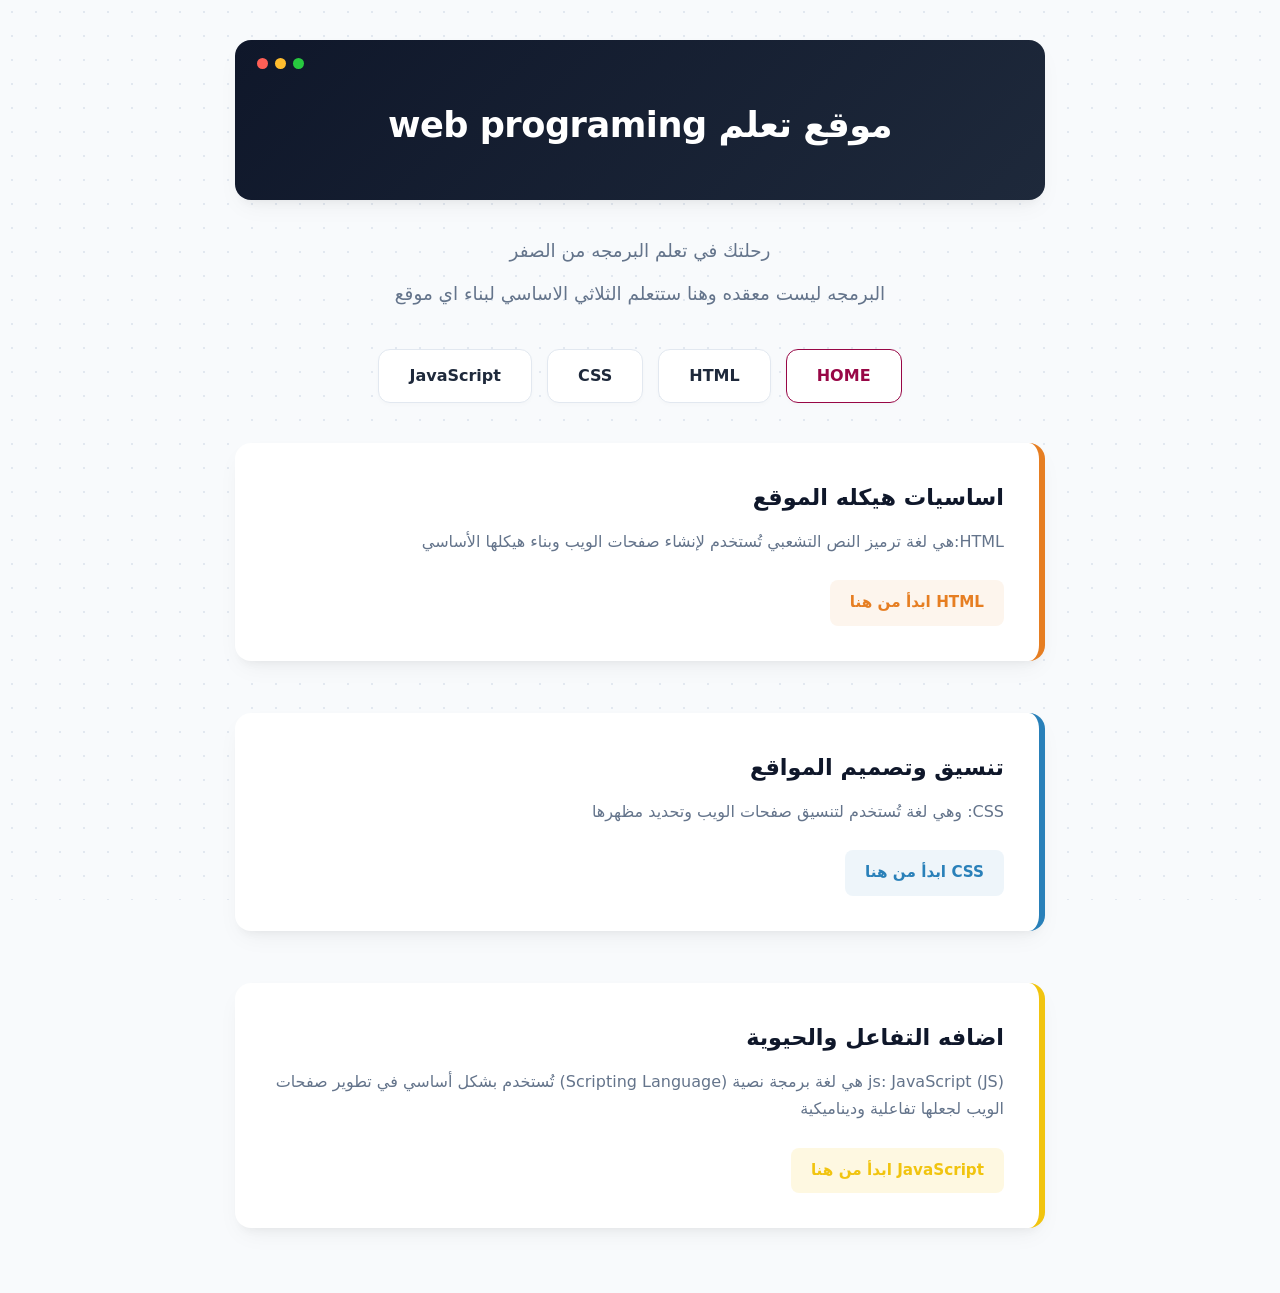
<file: index.html>
<!DOCTYPE html>
<html lang="ar" dir="rtl">
<head>
    <meta charset="UTF-8">
    <meta name="viewport" content="width=, initial-scale=1.0">
    <title>learn website programing</title>
    <link rel="stylesheet" href="style.css"/>
</head>

<body>
   
<header> 
    
    <h1>موقع تعلم web programing</h1>
</header>
<h2>رحلتك في تعلم البرمجه من الصفر </h2>
<h2>البرمجه ليست معقده وهنا ستتعلم الثلاثي الاساسي  لبناء اي موقع</h2>

 <nav class="navbar">
     <a href="index.html" class="nav-btn" style="color: var(--home-color); border-color: var(--home-color);">HOME</a>
        <a href="index html.html" class="nav-btn">HTML</a>
        <a href="index css.html" class="nav-btn">CSS</a>
        <a href="index js.html"class="nav-btn">JavaScript</a>
 </nav>

<div class="card-section">
<h3> اساسيات هيكله الموقع </h3>
<p> HTML:هي لغة ترميز النص التشعبي تُستخدم لإنشاء صفحات الويب وبناء هيكلها الأساسي  </p>
 <a href="index html.html">HTML ابدأ من هنا </a>
</div>

<br>

<div class="card-section">
    <h3>تنسيق وتصميم المواقع </h3>
<p> CSS: وهي لغة تُستخدم لتنسيق صفحات الويب وتحديد مظهرها</p> 
<a href="index css.html">CSS ابدأ من هنا</a>
</div>

<br>

<div class="card-section">
    <h3>اضافه التفاعل والحيوية </h3>
<p> js: JavaScript (JS) هي لغة برمجة نصية (Scripting Language) تُستخدم بشكل أساسي في تطوير صفحات الويب لجعلها تفاعلية وديناميكية </p>
<a href="index js.html">JavaScript ابدأ من هنا </a>
</div>


</body>
</html>
</file>
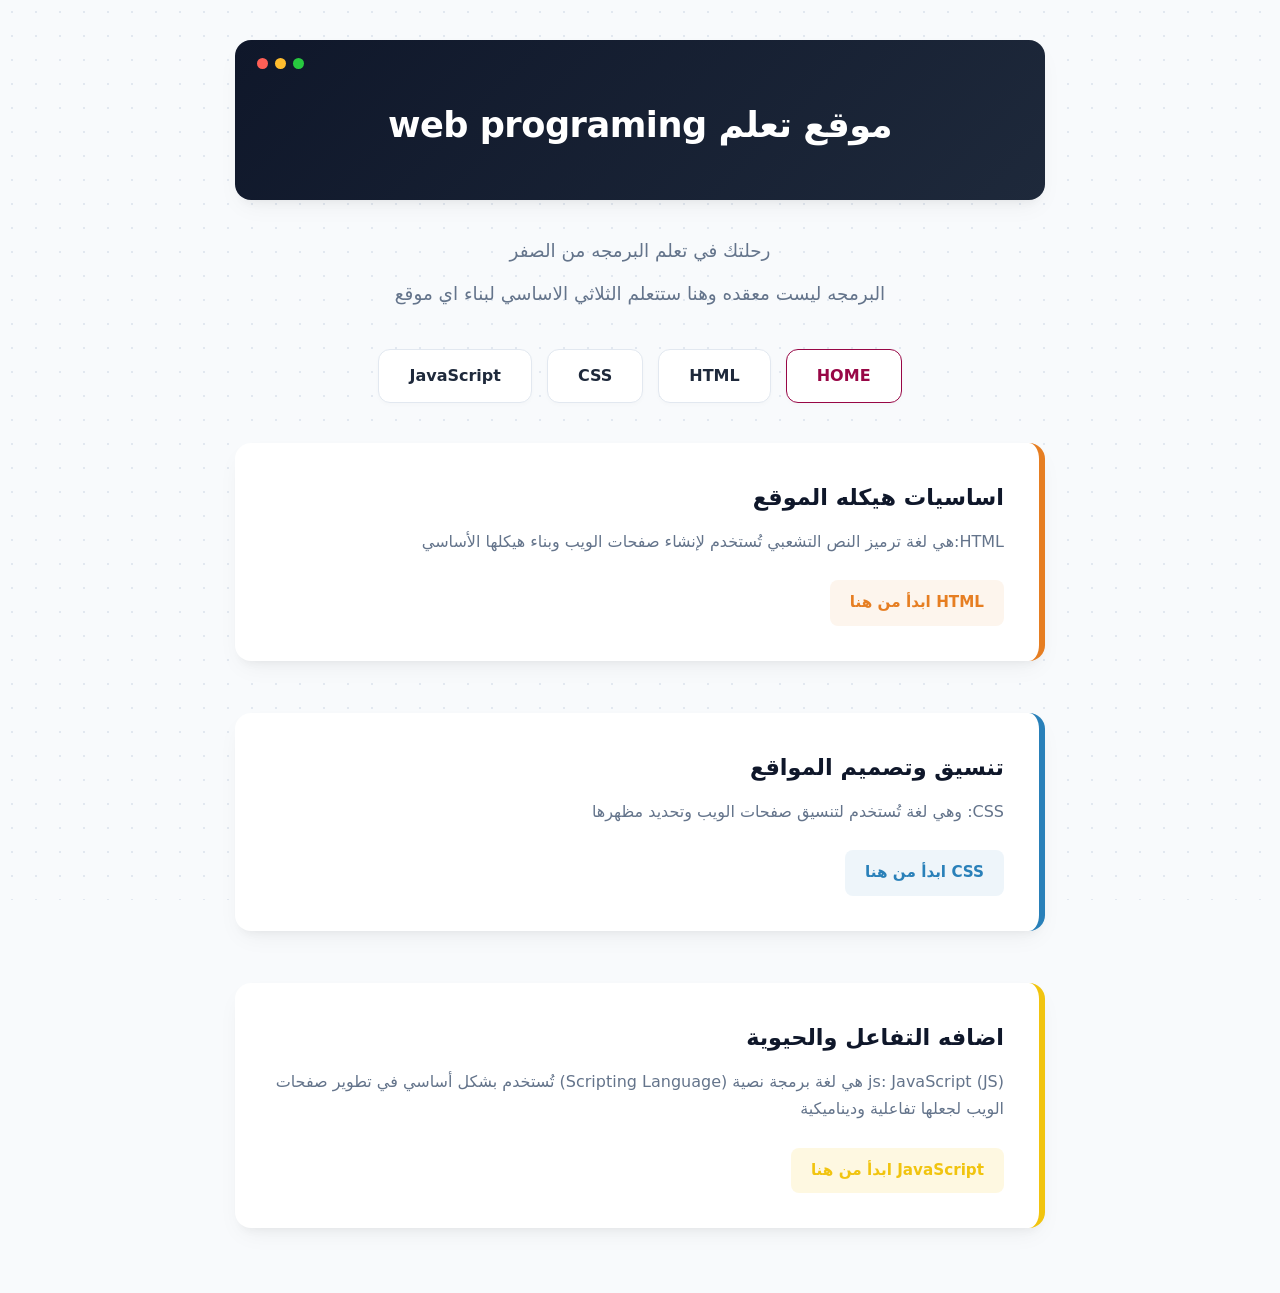
<file: index .html>
<!DOCTYPE html>
<html lang="ar" dir="rtl">
<head>
    <meta charset="UTF-8">
    <meta name="viewport" content="width=, initial-scale=1.0">
    <title>learn website programing</title>
    <link rel="stylesheet" href="style.css"/>
</head>

<body>
   
<header> 
    
    <h1>موقع تعلم web programing</h1>
</header>
<h2>رحلتك في تعلم البرمجه من الصفر </h2>
<h2>البرمجه ليست معقده وهنا ستتعلم الثلاثي الاساسي  لبناء اي موقع</h2>

 <nav class="navbar">
     <a href="index home.html" class="nav-btn" style="color: var(--home-color); border-color: var(--home-color);">HOME</a>
        <a href="index html.html" class="nav-btn">HTML</a>
        <a href="index css.html" class="nav-btn">CSS</a>
        <a href="index js.html"class="nav-btn">JavaScript</a>
 </nav>

<div class="card-section">
<h3> اساسيات هيكله الموقع </h3>
<p> HTML:هي لغة ترميز النص التشعبي تُستخدم لإنشاء صفحات الويب وبناء هيكلها الأساسي  </p>
 <a href="index html.html">HTML ابدأ من هنا </a>
</div>

<br>

<div class="card-section">
    <h3>تنسيق وتصميم المواقع </h3>
<p> CSS: وهي لغة تُستخدم لتنسيق صفحات الويب وتحديد مظهرها</p> 
<a href="index css.html">CSS ابدأ من هنا</a>
</div>

<br>

<div class="card-section">
    <h3>اضافه التفاعل والحيوية </h3>
<p> js: JavaScript (JS) هي لغة برمجة نصية (Scripting Language) تُستخدم بشكل أساسي في تطوير صفحات الويب لجعلها تفاعلية وديناميكية </p>
<a href="index js.html">JavaScript ابدأ من هنا </a>
</div>


</body>
</html>
</file>
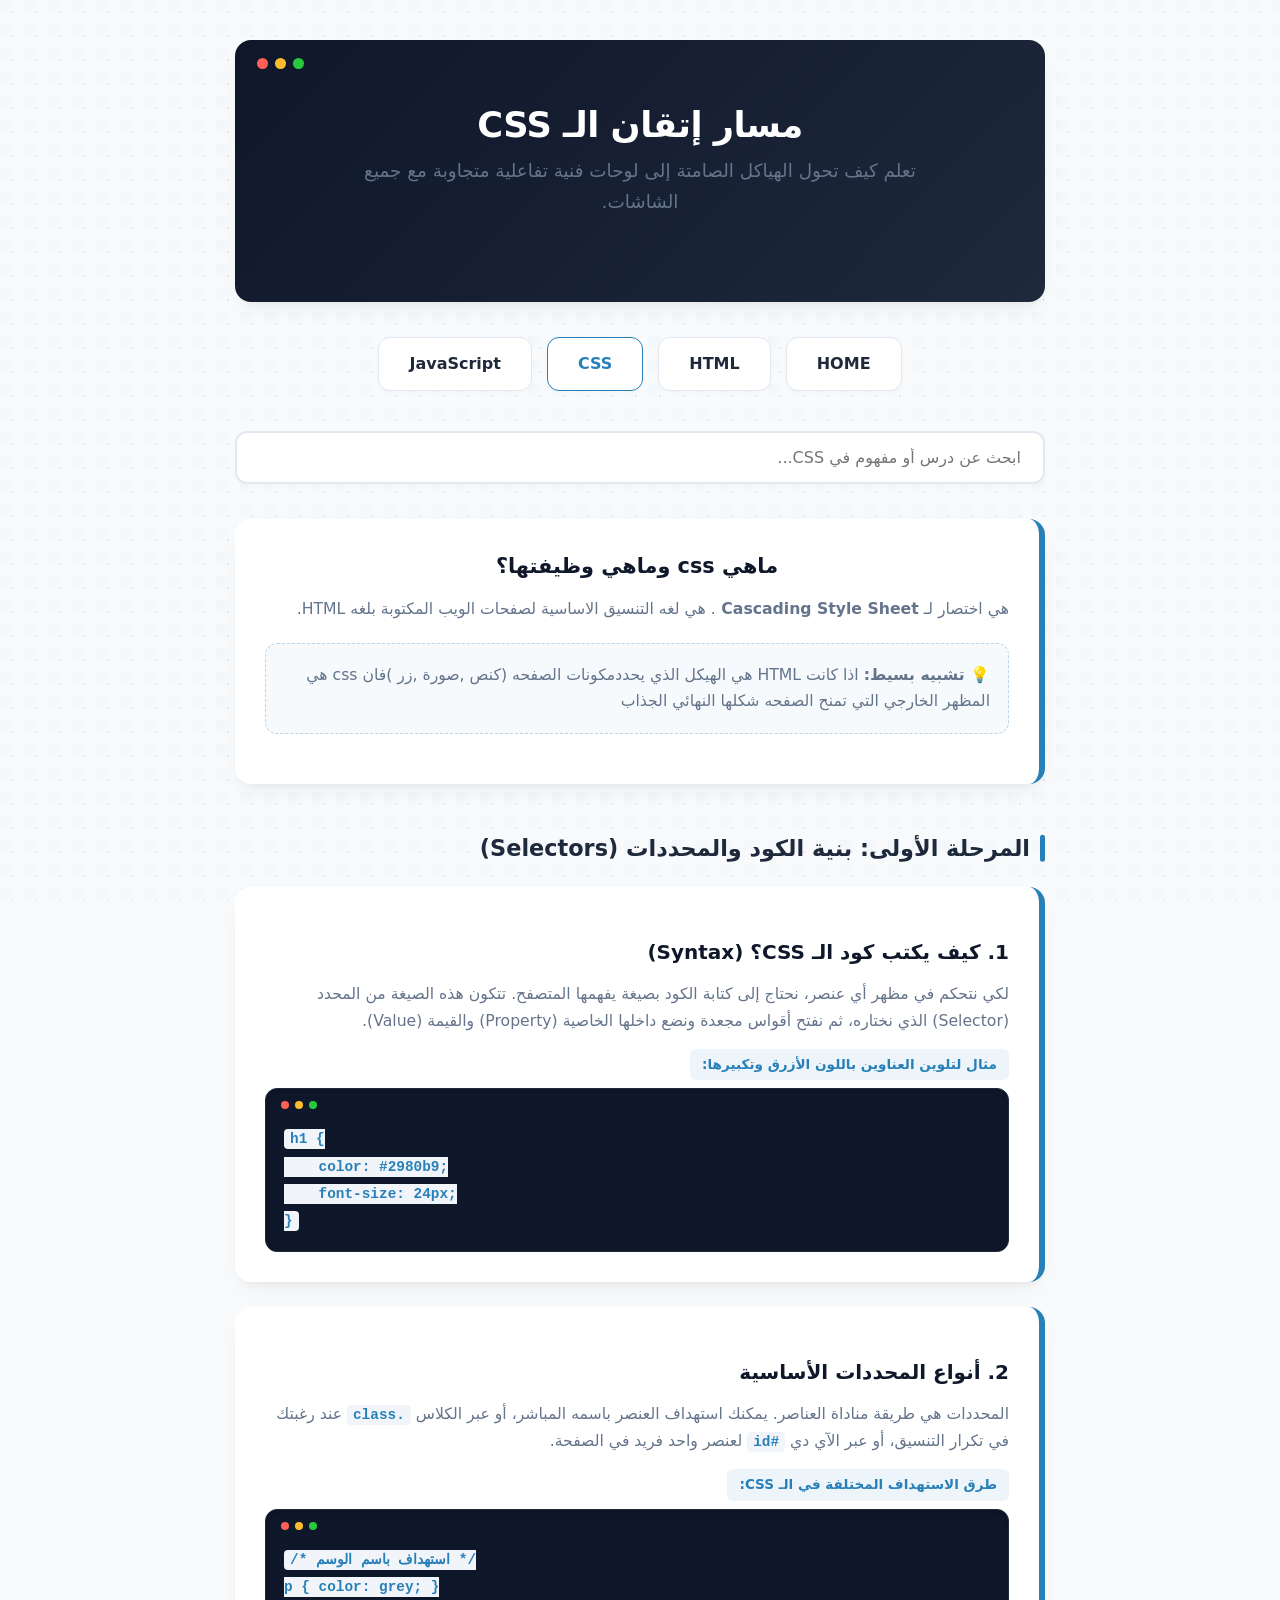
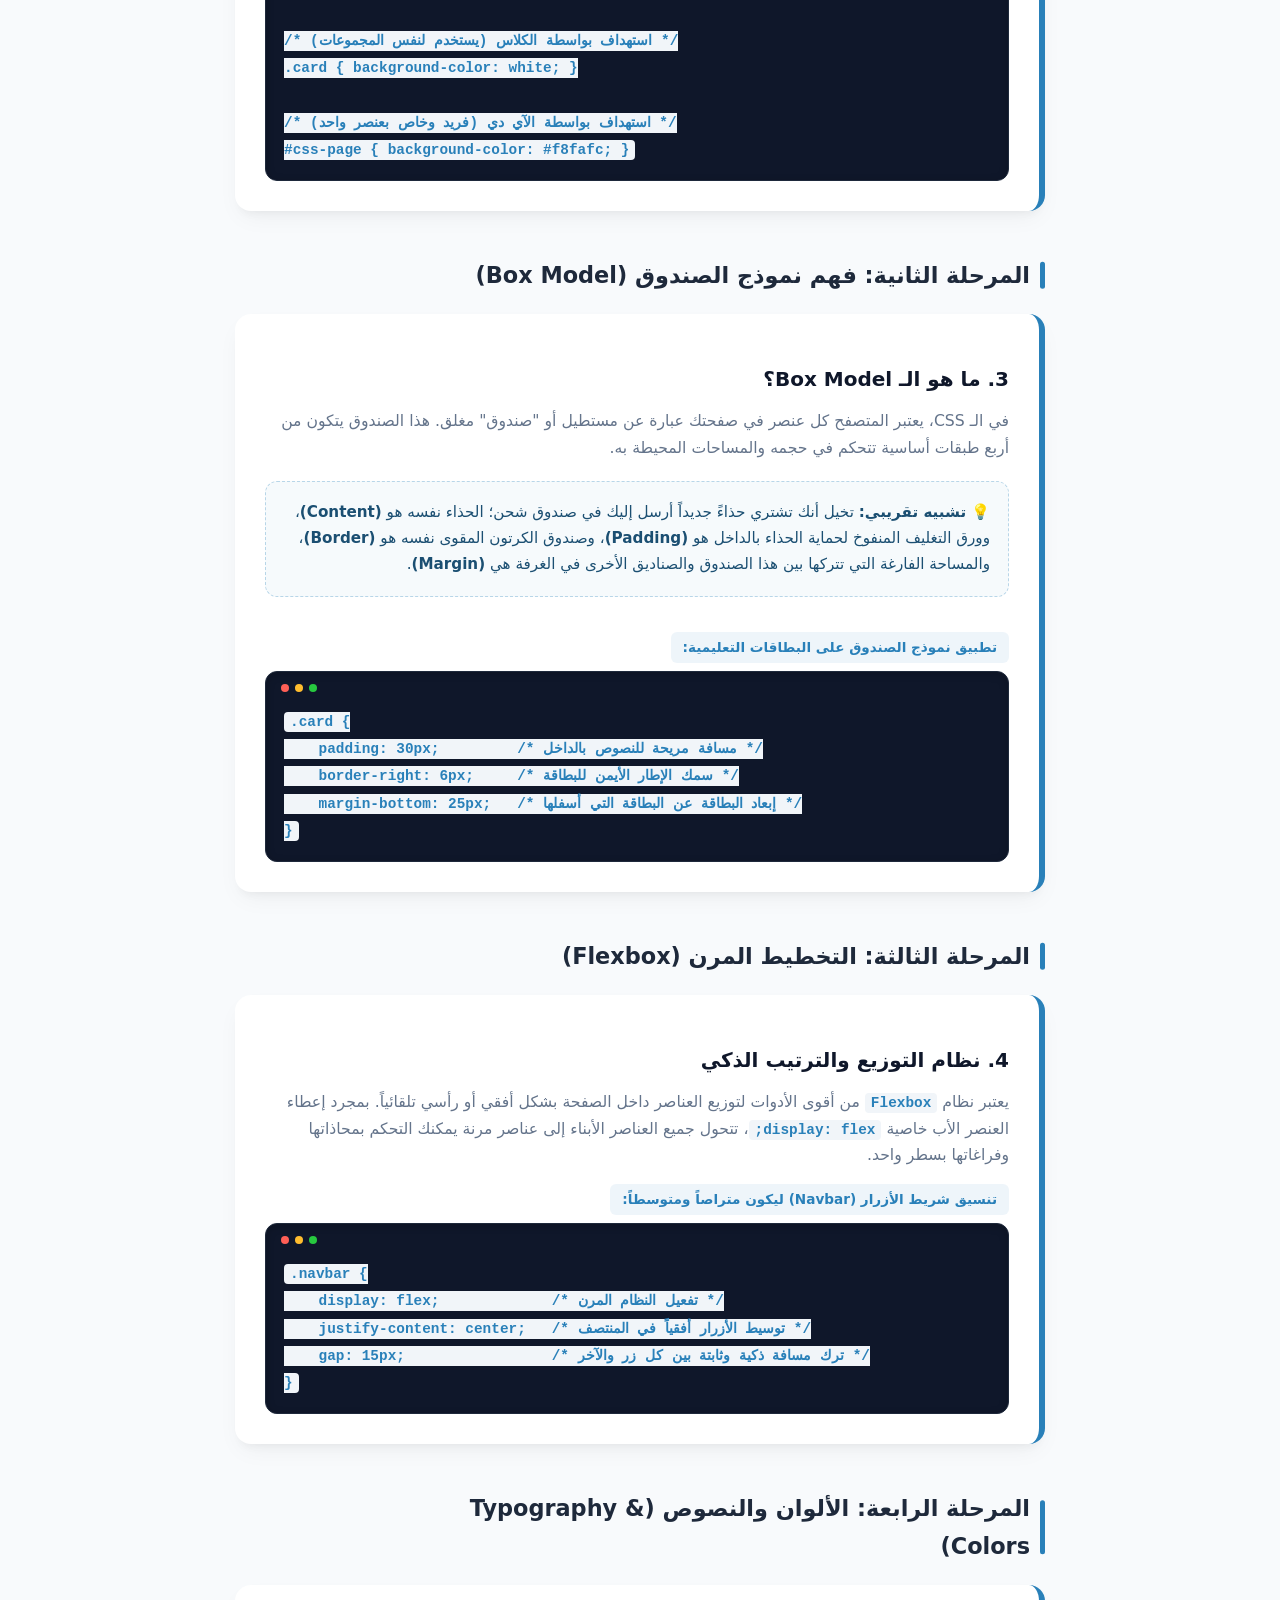
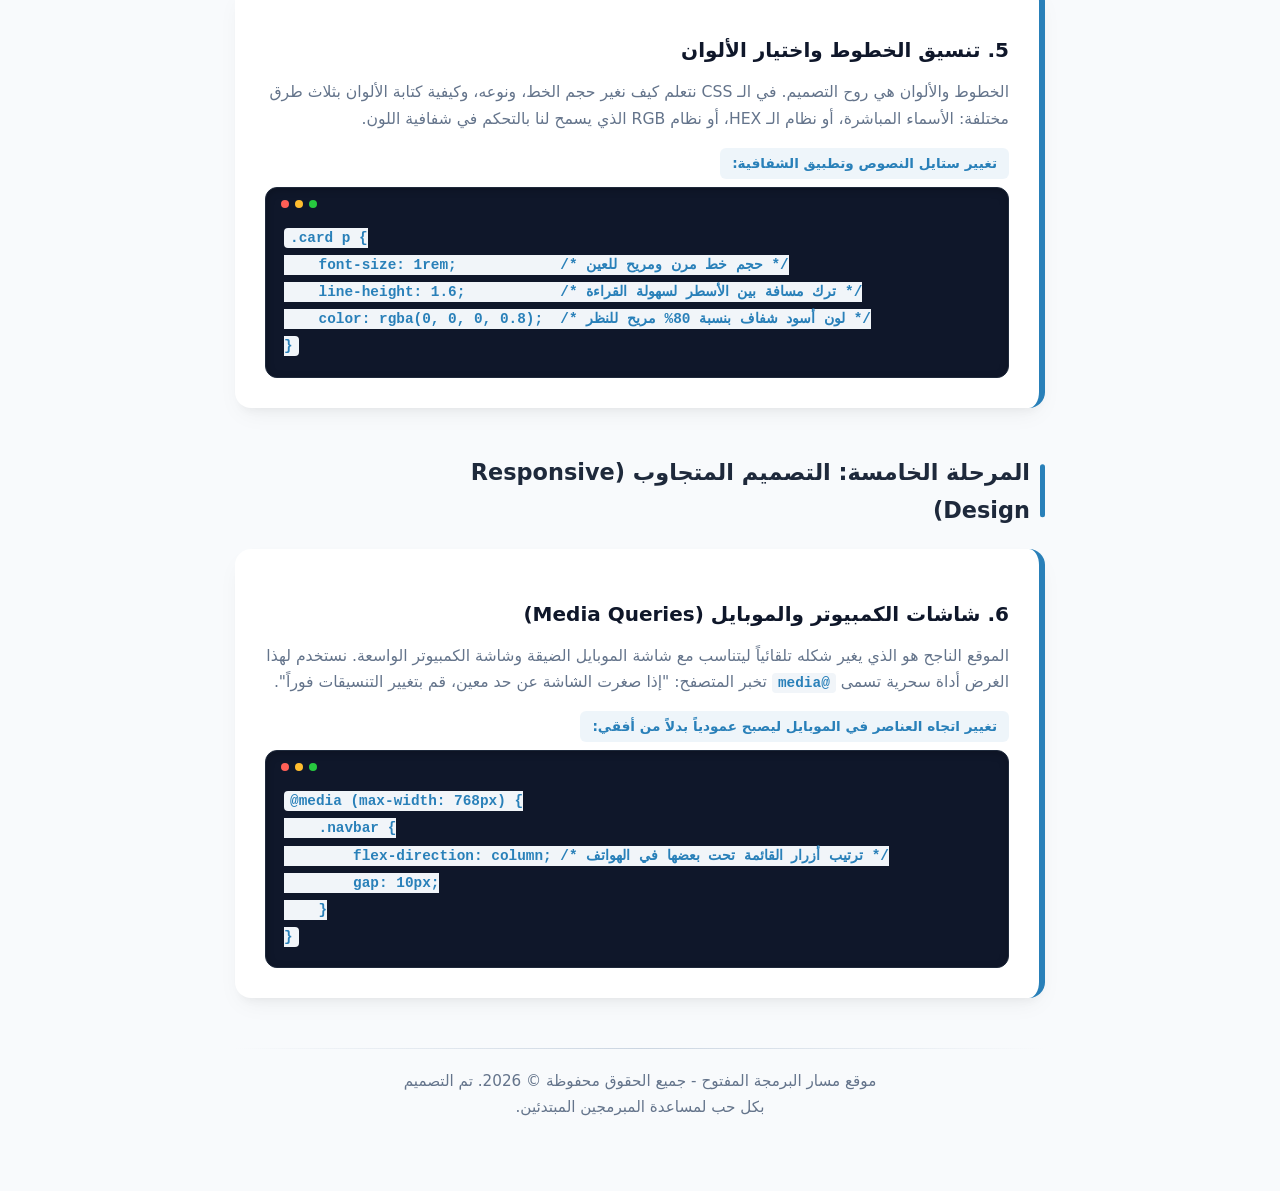
<file: index css.html>
<!DOCTYPE html>
<html lang="ar" dir="rtl">
<head>
    <meta charset="UTF-8">
    <meta name="viewport" content="width=device-width, initial-scale=1.0">
    <title>مسار تعلم CSS - من الصفرإلى الاحتراف </title>
    <!-- ربط ملف الـ CSS المشترك -->
    <link rel="stylesheet" href="style.css">
</head>
<body id="css-page"> <!-- الـ ID هنا هو السر وراء تحويل هوية الصفحة بالكامل للون الأزرق -->

    <!-- ==========================================================================
       1. الهيدر (IDE Window)
       ========================================================================== -->
    <header>
        <h1>مسار إتقان الـ CSS</h1>
        <h2>تعلم كيف تحول الهياكل الصامتة إلى لوحات فنية تفاعلية متجاوبة مع جميع الشاشات.</h2>
    </header>

    <!-- ==========================================================================
       2. شريط التنقل (Navbar)
       ========================================================================== -->
    <nav class="navbar">
        <a href="index.html" class="nav-btn">HOME</a>
        <a href="index html.html" class="nav-btn">HTML</a>
        <!-- تم تمييز زر الصفحة الحالية لتوضيح مكان المستخدم -->
        <a href="index css.html" class="nav-btn" style="color: var(--css-color); border-color: var(--css-color);">CSS</a>
        <a href="index js.html" class="nav-btn">JavaScript</a>
    </nav>

    <!-- ==========================================================================
       3. مربع البحث التفاعلي
       ========================================================================== -->
    <div class="search-box">
        <input type="text" id="search-input" placeholder="ابحث عن درس أو مفهوم في CSS...">
    </div>
  
<!-- بطاقة التعريف العامة -->
        <div class="card">
           <h2> ماهي css وماهي وظيفتها؟</h2>
            <p>هي اختصار لـ <strong>Cascading Style Sheet </strong>. هي لغه التنسيق الاساسية لصفحات الويب المكتوبة بلغه HTML.</p>
            <div class="analogy">
              <p>  <strong>💡 تشبيه بسيط:</strong> اذا كانت HTML هي الهيكل الذي يحددمكونات الصفحه (كنص ,صورة ,زر )فان css هي المظهر الخارجي التي تمنح الصفحه شكلها النهائي الجذاب
              </p>
            </div>
    
        </div>

    <!-- ==========================================================================
       4. محتوى الدروس: المرحلة الأولى
       ========================================================================== -->
    <h2 class="lesson-title">المرحلة الأولى: بنية الكود والمحددات (Selectors)</h2>

    <!-- البطاقة الأولى -->
    <div class="card">
        <h3>1. كيف يكتب كود الـ CSS؟ (Syntax)</h3>
        <p>لكي نتحكم في مظهر أي عنصر، نحتاج إلى كتابة الكود بصيغة يفهمها المتصفح. تتكون هذه الصيغة من المحدد (Selector) الذي نختاره، ثم نفتح أقواس مجعدة ونضع داخلها الخاصية (Property) والقيمة (Value).</p>
        
        <div class="code-box-title">مثال لتلوين العناوين باللون الأزرق وتكبيرها:</div>
        <pre><code>h1 {
    color: #2980b9;
    font-size: 24px;
}</code></pre>
    </div>

    <!-- البطاقة الثانية -->
    <div class="card">
        <h3>2. أنواع المحددات الأساسية</h3>
        <p>المحددات هي طريقة مناداة العناصر. يمكنك استهداف العنصر باسمه المباشر، أو عبر الكلاس <code>.class</code> عند رغبتك في تكرار التنسيق، أو عبر الآي دي <code>#id</code> لعنصر واحد فريد في الصفحة.</p>
        
        <div class="code-box-title">طرق الاستهداف المختلفة في الـ CSS:</div>
        <pre><code>/* استهداف باسم الوسم */
p { color: grey; }

/* استهداف بواسطة الكلاس (يستخدم لنفس المجموعات) */
.card { background-color: white; }

/* استهداف بواسطة الآي دي (فريد وخاص بعنصر واحد) */
#css-page { background-color: #f8fafc; }</code></pre>
    </div>

    <!-- ==========================================================================
       5. محتوى الدروس: المرحلة الثانية
       ========================================================================== -->
    <h2 class="lesson-title">المرحلة الثانية: فهم نموذج الصندوق (Box Model)</h2>

    <!-- البطاقة الثالثة -->
    <div class="card">
        <h3>3. ما هو الـ Box Model؟</h3>
        <p>في الـ CSS، يعتبر المتصفح كل عنصر في صفحتك عبارة عن مستطيل أو "صندوق" مغلق. هذا الصندوق يتكون من أربع طبقات أساسية تتحكم في حجمه والمساحات المحيطة به.</p>
        
        <!-- صندوق التشبيه التبسيطي -->
        <div class="analogy">
            💡 <strong>تشبيه تقريبي:</strong> تخيل أنك تشتري حذاءً جديداً أرسل إليك في صندوق شحن؛ الحذاء نفسه هو <strong>(Content)</strong>، وورق التغليف المنفوخ لحماية الحذاء بالداخل هو <strong>(Padding)</strong>، وصندوق الكرتون المقوى نفسه هو <strong>(Border)</strong>، والمساحة الفارغة التي تتركها بين هذا الصندوق والصناديق الأخرى في الغرفة هي <strong>(Margin)</strong>.
        </div>

        <div class="code-box-title">تطبيق نموذج الصندوق على البطاقات التعليمية:</div>
        <pre><code>.card {
    padding: 30px;         /* مسافة مريحة للنصوص بالداخل */
    border-right: 6px;     /* سمك الإطار الأيمن للبطاقة */
    margin-bottom: 25px;   /* إبعاد البطاقة عن البطاقة التي أسفلها */
}</code></pre>
    </div>

    <!-- ==========================================================================
       6. محتوى الدروس: المرحلة الثالثة
       ========================================================================== -->
    <h2 class="lesson-title">المرحلة الثالثة: التخطيط المرن (Flexbox)</h2>

    <!-- البطاقة الرابعة -->
    <div class="card">
        <h3>4. نظام التوزيع والترتيب الذكي</h3>
        <p>يعتبر نظام <code>Flexbox</code> من أقوى الأدوات لتوزيع العناصر داخل الصفحة بشكل أفقي أو رأسي تلقائياً. بمجرد إعطاء العنصر الأب خاصية <code>display: flex;</code>، تتحول جميع العناصر الأبناء إلى عناصر مرنة يمكنك التحكم بمحاذاتها وفراغاتها بسطر واحد.</p>
        
        <div class="code-box-title">تنسيق شريط الأزرار (Navbar) ليكون متراصاً ومتوسطاً:</div>
        <pre><code>.navbar {
    display: flex;             /* تفعيل النظام المرن */
    justify-content: center;   /* توسيط الأزرار أفقياً في المنتصف */
    gap: 15px;                 /* ترك مسافة ذكية وثابتة بين كل زر والآخر */
}</code></pre>
    </div>

    <!-- ==========================================================================
       7. محتوى الدروس: المرحلة الرابعة
       ========================================================================== -->
    <h2 class="lesson-title">المرحلة الرابعة: الألوان والنصوص (Typography & Colors)</h2>

    <!-- البطاقة الخامسة -->
    <div class="card">
        <h3>5. تنسيق الخطوط واختيار الألوان</h3>
        <p>الخطوط والألوان هي روح التصميم. في الـ CSS نتعلم كيف نغير حجم الخط، ونوعه، وكيفية كتابة الألوان بثلاث طرق مختلفة: الأسماء المباشرة، أو نظام الـ HEX، أو نظام RGB الذي يسمح لنا بالتحكم في شفافية اللون.</p>
        
        <div class="code-box-title">تغيير ستايل النصوص وتطبيق الشفافية:</div>
        <pre><code>.card p {
    font-size: 1rem;            /* حجم خط مرن ومريح للعين */
    line-height: 1.6;           /* ترك مسافة بين الأسطر لسهولة القراءة */
    color: rgba(0, 0, 0, 0.8);  /* لون أسود شفاف بنسبة 80% مريح للنظر */
}</code></pre>
    </div>

    <!-- ==========================================================================
       8. محتوى الدروس: المرحلة الخامسة
       ========================================================================== -->
    <h2 class="lesson-title">المرحلة الخامسة: التصميم المتجاوب (Responsive Design)</h2>

    <!-- البطاقة السادسة -->
    <div class="card">
        <h3>6. شاشات الكمبيوتر والموبايل (Media Queries)</h3>
        <p>الموقع الناجح هو الذي يغير شكله تلقائياً ليتناسب مع شاشة الموبايل الضيقة وشاشة الكمبيوتر الواسعة. نستخدم لهذا الغرض أداة سحرية تسمى <code>@media</code> تخبر المتصفح: "إذا صغرت الشاشة عن حد معين، قم بتغيير التنسيقات فوراً".</p>
        
        <div class="code-box-title">تغيير اتجاه العناصر في الموبايل ليصبح عمودياً بدلاً من أفقي:</div>
        <pre><code>@media (max-width: 768px) {
    .navbar {
        flex-direction: column; /* ترتيب أزرار القائمة تحت بعضها في الهواتف */
        gap: 10px;
    }
}</code></pre>
    </div>

    <!-- ==========================================================================
       9. الفوتر (Footer)
       ========================================================================== -->
    <footer>
        <hr>
        <p>موقع مسار البرمجة المفتوح - جميع الحقوق محفوظة © 2026. تم التصميم بكل حب لمساعدة المبرمجين المبتدئين.</p>
    </footer>



     <!-- كود JavaScript لتفعيل البحث الفوري -->
<script>
    // 1. ربط عناصر الصفحة بالكود (مربع البحث وجميع البطاقات التعليمية)
    const searchInput = document.getElementById('search-input');
    const cards = document.querySelectorAll('.card');

    // 2. الاستماع لعملية الكتابة لحظة بلحظة (Input Event)
    searchInput.addEventListener('input', function() {
        // تحويل النص المكتوب إلى أحرف صغيرة لتجنب أي مشاكل في البحث
        const searchText = searchInput.value.toLowerCase(); 

        // 3. المرور على كل بطاقة وفحص محتواها النصي
        cards.forEach(card => {
            const cardContent = card.textContent.toLowerCase();

            // إذا كانت الكلمة المكتوبة موجودة داخل نص البطاقة، اظهرها، وإلا اخفها فوراً
            if (cardContent.includes(searchText)) {
                card.style.display = "block"; // إظهار البطاقة المتطابقة
            } else {
                card.style.display = "none";  // إخفاء البطاقة غير المتطابقة
            }
        });
    });
</script>
</body>
</html>
</file>
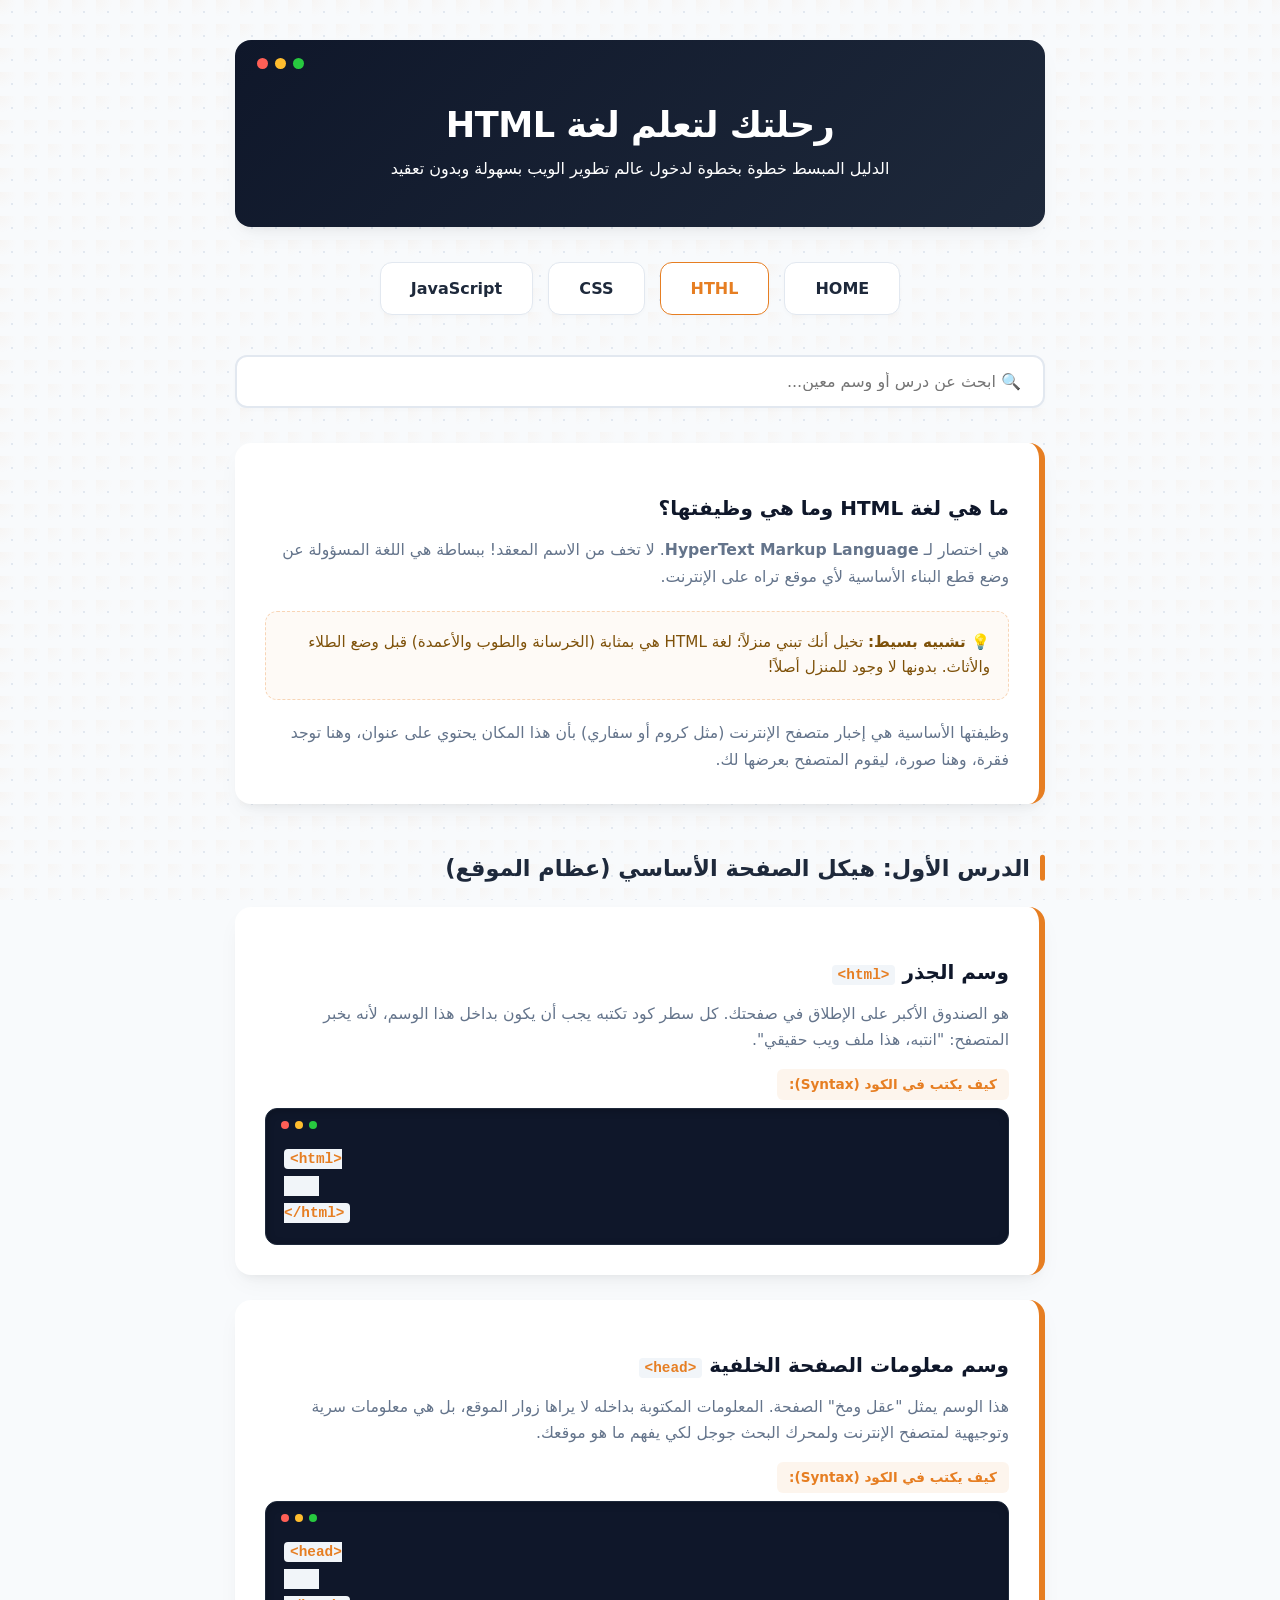
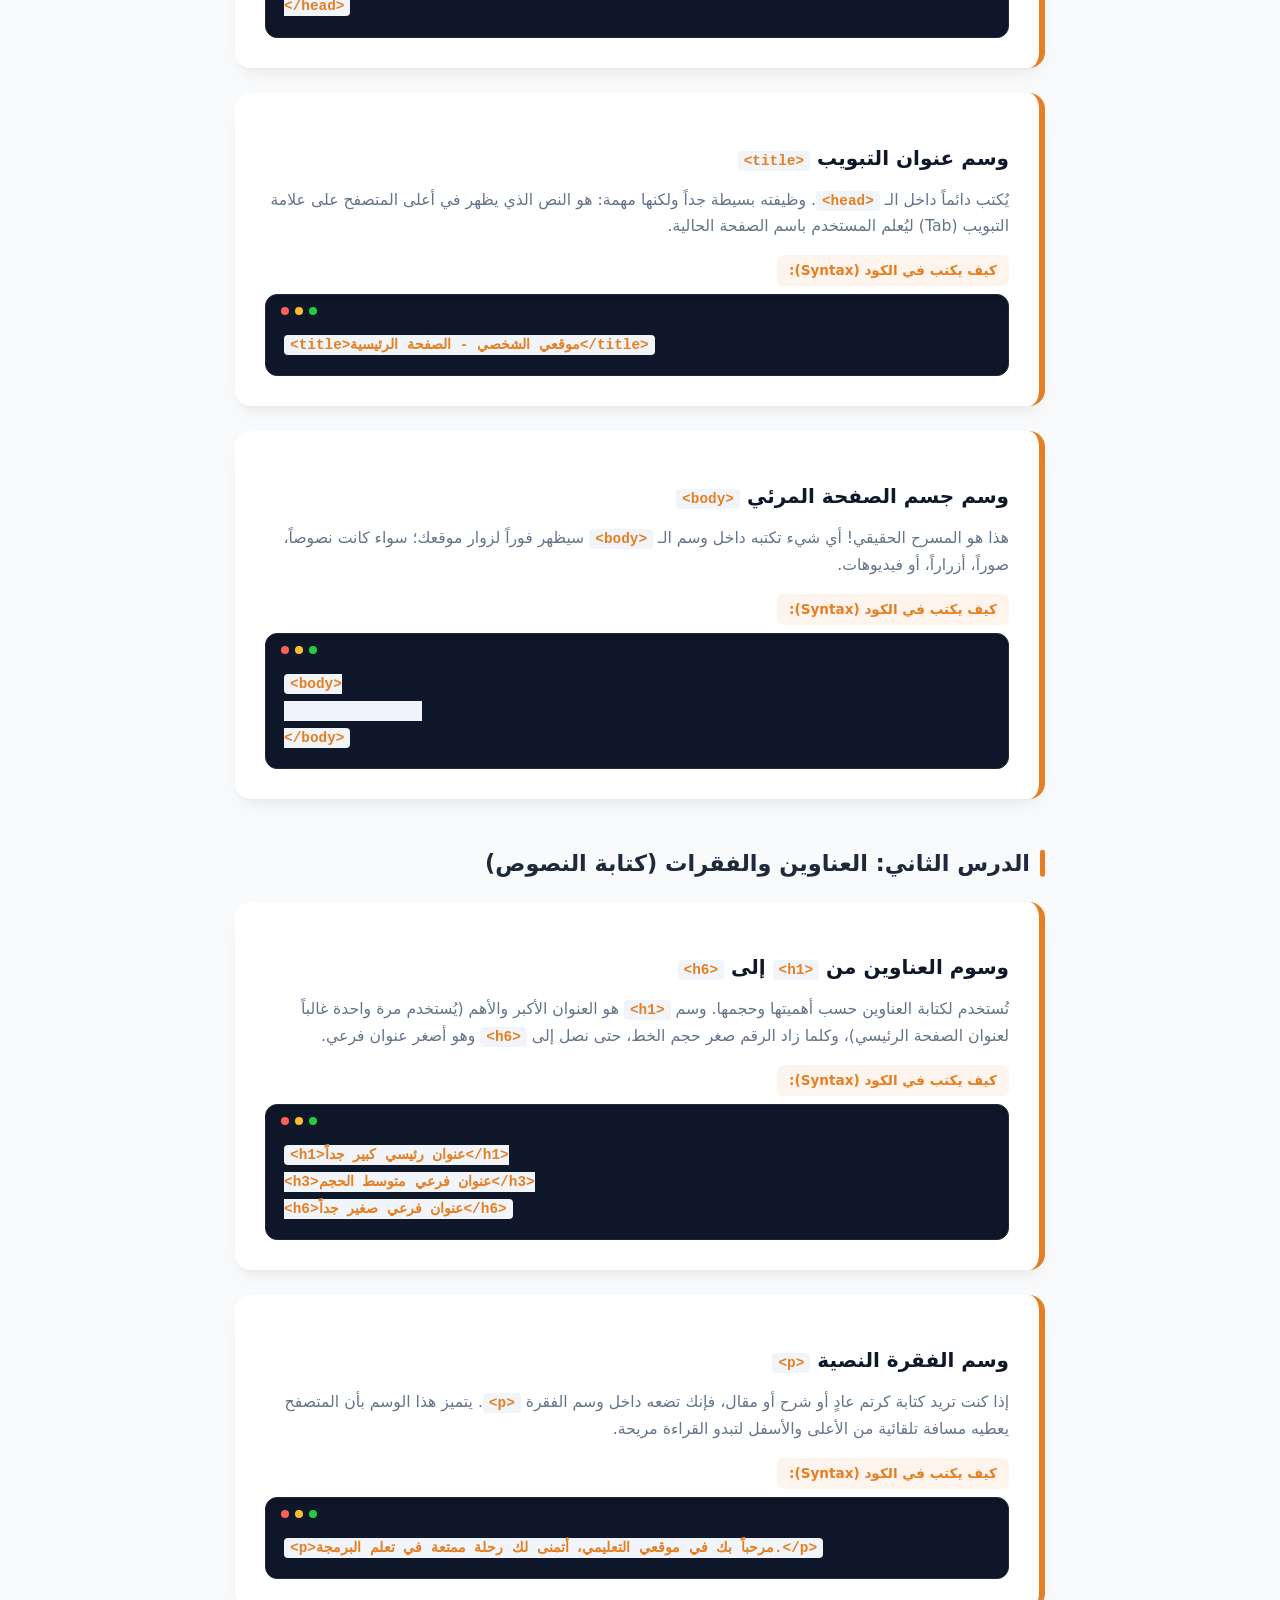
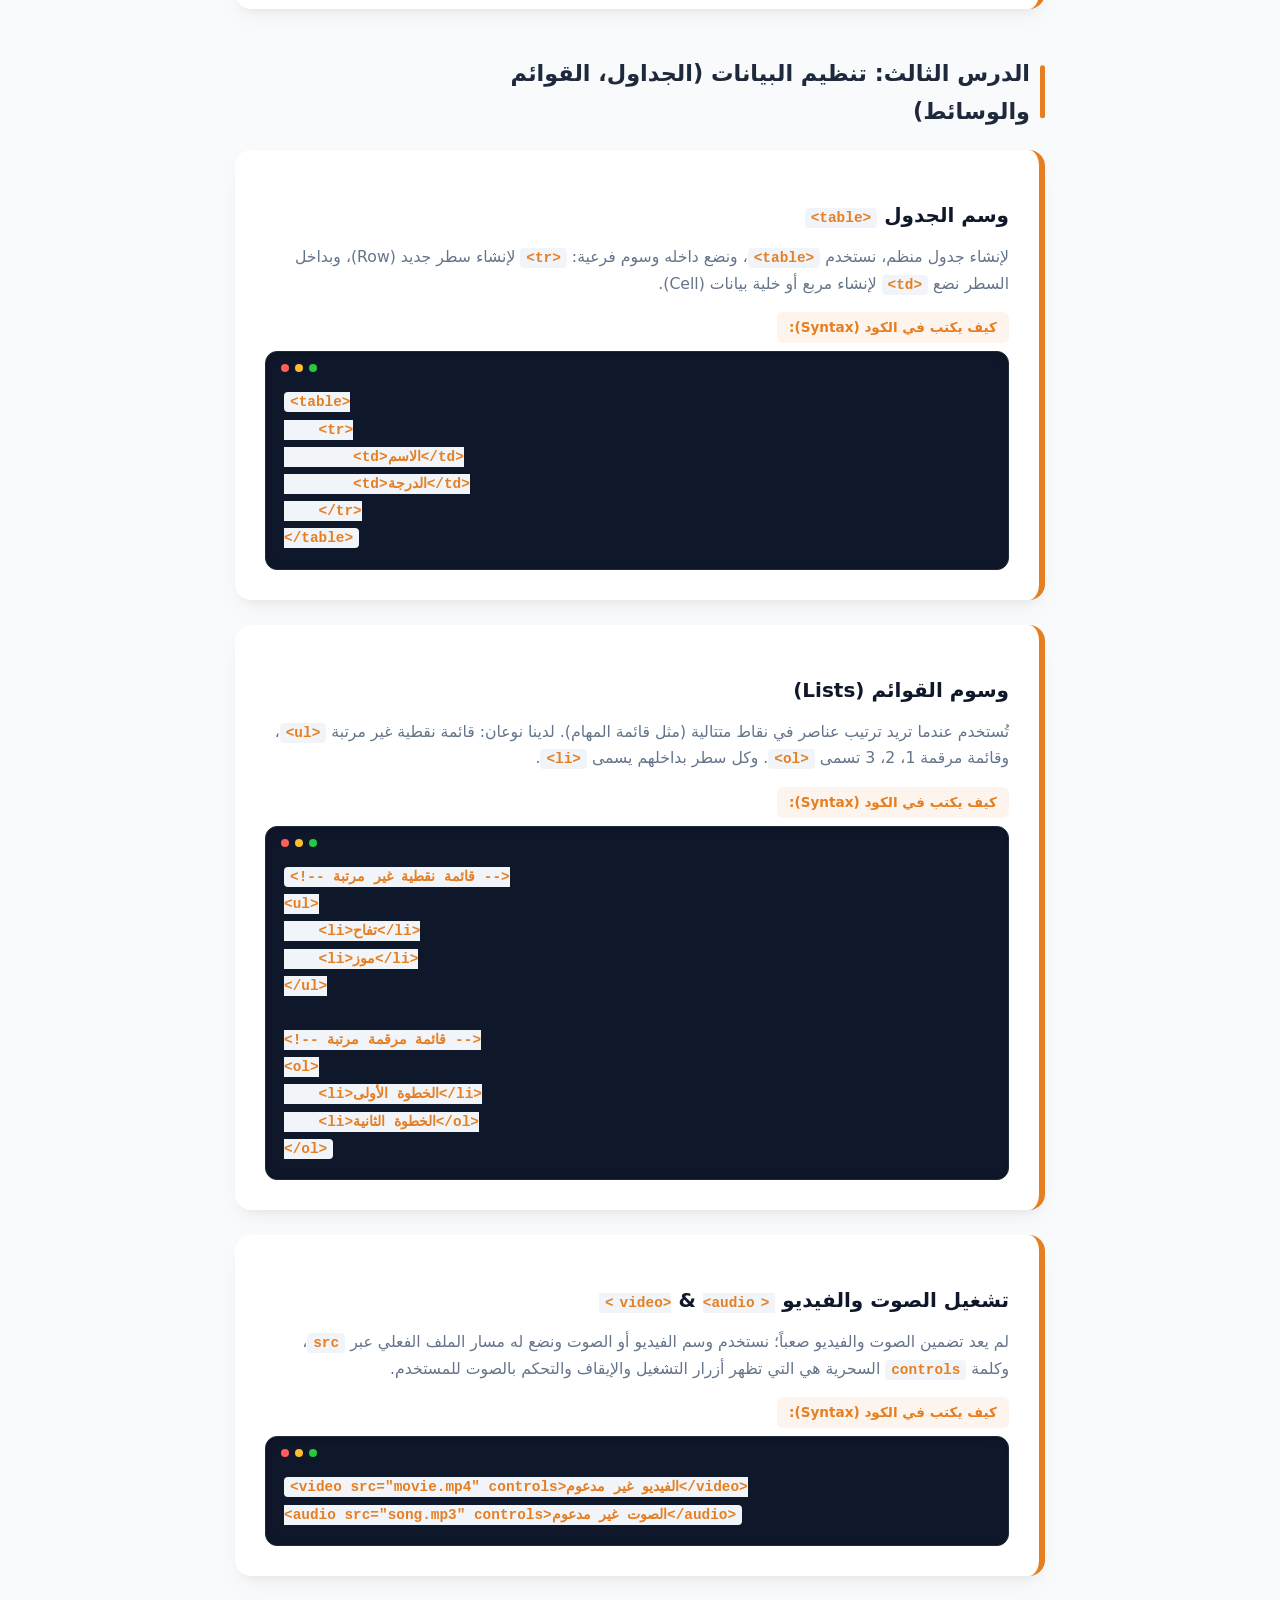
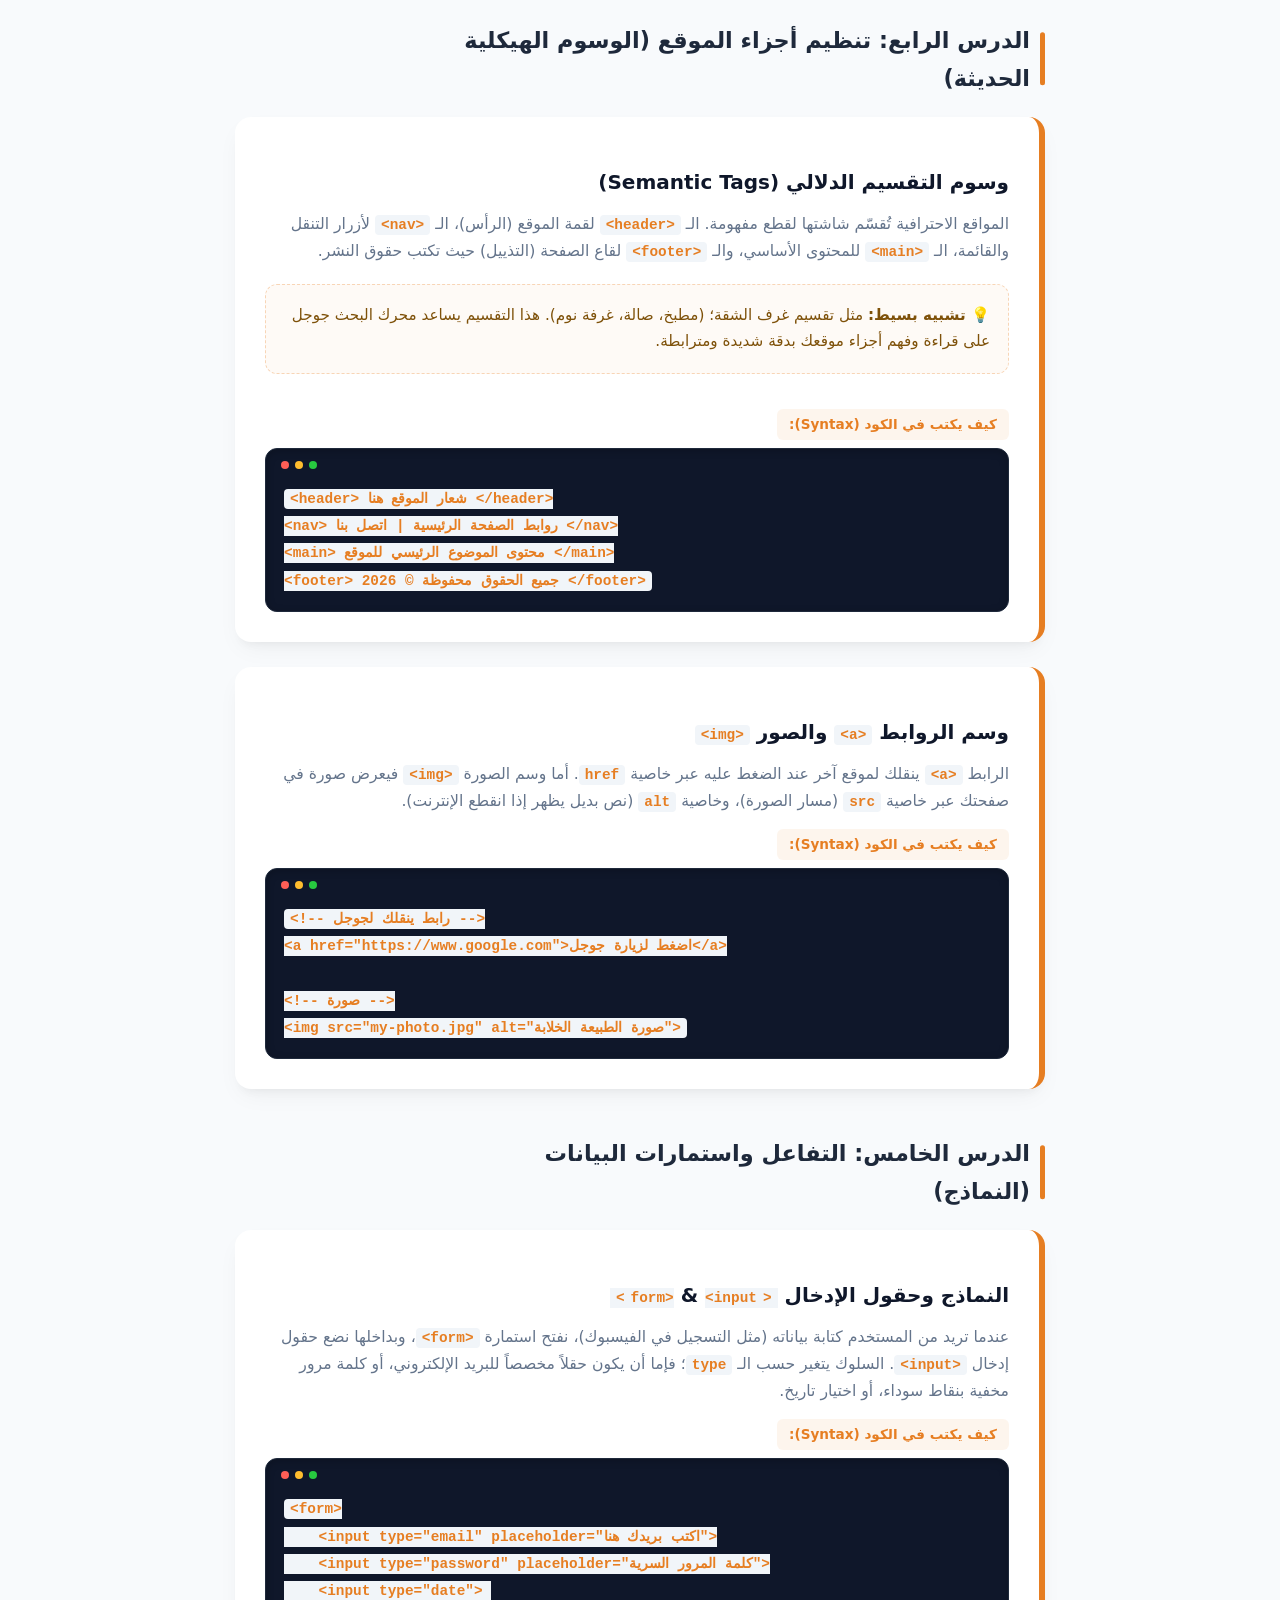
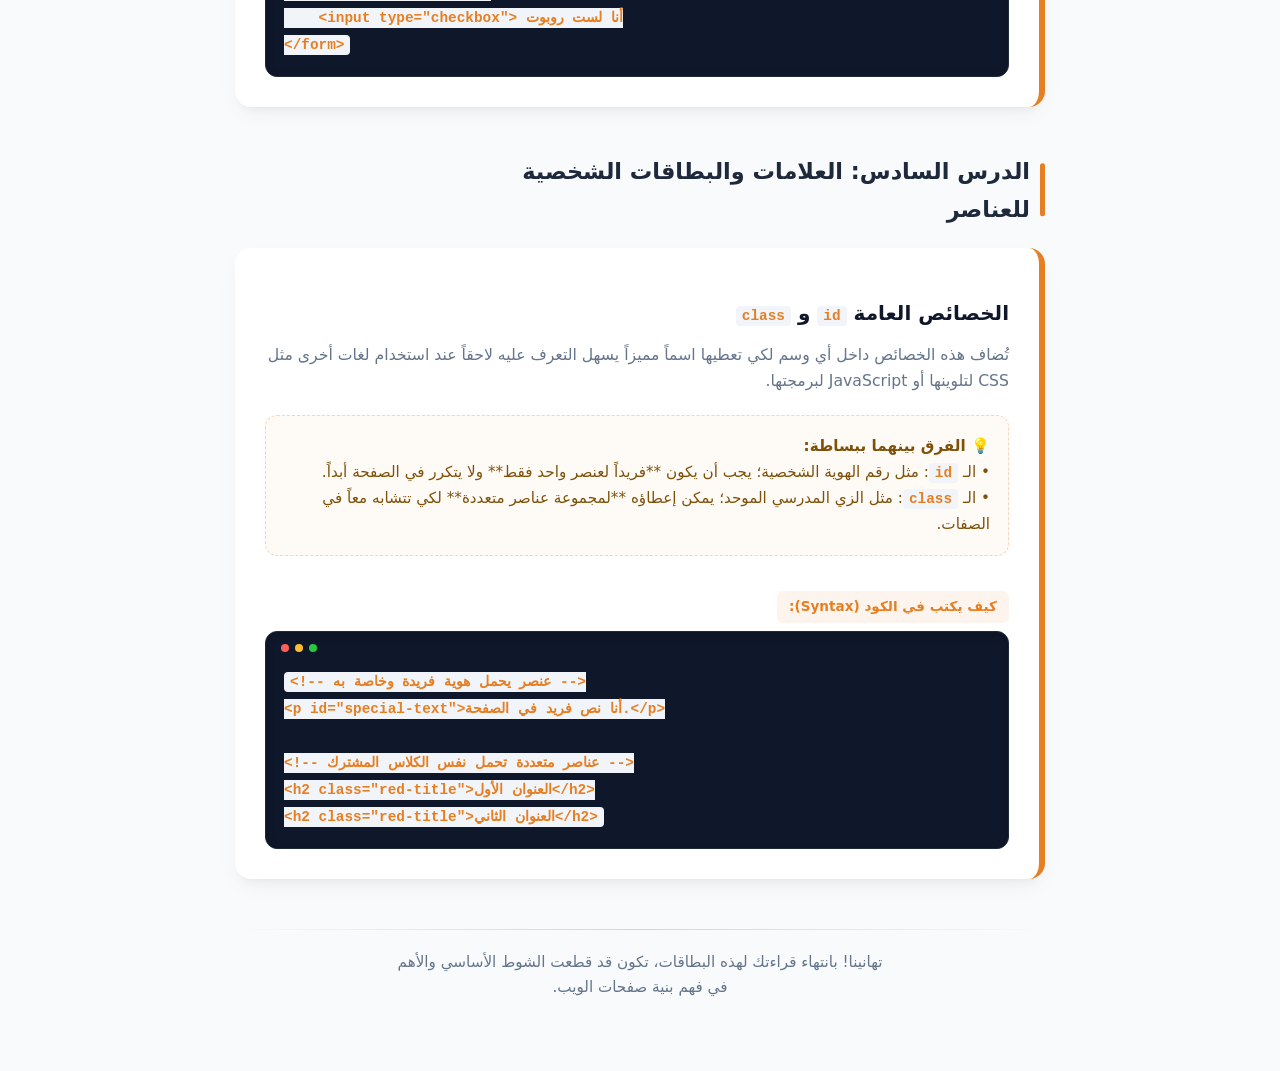
<file: index html.html>
<!DOCTYPE html>
<html lang="ar" dir="rtl">
<head>
    <meta charset="UTF-8">
    <meta name="viewport" content="width=
    , initial-scale=1.0">
    <title>>مسار تعلم HTML - من الصفرإلى الاحتراف </title>
    <link rel="stylesheet" href="style.css"/>
</head>

<body id="html-page">

      <div class="container">

        <!-- مقدمة الموقع -->
        <header>
            <h1>رحلتك لتعلم لغة HTML</h1>
            <p>الدليل المبسط خطوة بخطوة لدخول عالم تطوير الويب بسهولة وبدون تعقيد</p>
        </header>

        <nav class="navbar">
        <a href="index.html" class="nav-btn">HOME</a>
         <a href="index html.html" class="nav-btn" style="color: var(--html-color); border-color: var(--html-color);">HTHL</a>
        <a href="index css.html" class="nav-btn">CSS</a>
        <a href="index js.html"class="nav-btn">JavaScript</a>
 </nav>
 <!-- مربع البحث الذكي -->
<div class="search-box">
    <input type="text" id="search-input" placeholder="🔍 ابحث عن درس أو وسم معين...">
</div>

        <!-- بطاقة التعريف العامة -->
        <div class="card" style="border-right-color: #e67e22;">
            <h3>ما هي لغة HTML وما هي وظيفتها؟</h3>
            <p>هي اختصار لـ <strong>HyperText Markup Language</strong>. لا تخف من الاسم المعقد! ببساطة هي اللغة المسؤولة عن وضع قطع البناء الأساسية لأي موقع تراه على الإنترنت.</p>
            <div class="analogy">
                <strong>💡 تشبيه بسيط:</strong> تخيل أنك تبني منزلاً؛ لغة HTML هي بمثابة (الخرسانة والطوب والأعمدة) قبل وضع الطلاء والأثاث. بدونها لا وجود للمنزل أصلاً!
            </div>
            <p>وظيفتها الأساسية هي إخبار متصفح الإنترنت (مثل كروم أو سفاري) بأن هذا المكان يحتوي على عنوان، وهنا توجد فقرة، وهنا صورة، ليقوم المتصفح بعرضها لك.</p>
        </div>

        <main>

            <!-- الدرس الأول -->
            <h2 class="lesson-title">الدرس الأول: هيكل الصفحة الأساسي (عظام الموقع)</h2>

            <div class="card">
                <h3>وسم الجذر <code>&lt;html&gt;</code></h3>
                <p>هو الصندوق الأكبر على الإطلاق في صفحتك. كل سطر كود تكتبه يجب أن يكون بداخل هذا الوسم، لأنه يخبر المتصفح: "انتبه، هذا ملف ويب حقيقي".</p>
                <span class="code-box-title">كيف يكتب في الكود (Syntax):</span>
<pre><code>&lt;html&gt;
    <!-- كل محتوى موقعك بدون استثناء يكتب هنا في الداخل -->
&lt;/html&gt;</code></pre>
            </div>

            <div class="card">
                <h3>وسم معلومات الصفحة الخلفية <code>&lt;head&gt;</code></h3>
                <p>هذا الوسم يمثل "عقل ومخ" الصفحة. المعلومات المكتوبة بداخله لا يراها زوار الموقع، بل هي معلومات سرية وتوجيهية لمتصفح الإنترنت ولمحرك البحث جوجل لكي يفهم ما هو موقعك.</p>
                <span class="code-box-title">كيف يكتب في الكود (Syntax):</span>
<pre><code>&lt;head&gt;
    <!-- هنا توضع إعدادات الصفحة، مثل اللغة، والروابط الخارجية -->
&lt;/head&gt;</code></pre>
            </div>

            <div class="card">
                <h3>وسم عنوان التبويب <code>&lt;title&gt;</code></h3>
                <p>يُكتب دائماً داخل الـ <code>&lt;head&gt;</code>. وظيفته بسيطة جداً ولكنها مهمة: هو النص الذي يظهر في أعلى المتصفح على علامة التبويب (Tab) ليُعلم المستخدم باسم الصفحة الحالية.</p>
                <span class="code-box-title">كيف يكتب في الكود (Syntax):</span>
<pre><code>&lt;title&gt;موقعي الشخصي - الصفحة الرئيسية&lt;/title&gt;</code></pre>
            </div>

            <div class="card">
                <h3>وسم جسم الصفحة المرئي <code>&lt;body&gt;</code></h3>
                <p>هذا هو المسرح الحقيقي! أي شيء تكتبه داخل وسم الـ <code>&lt;body&gt;</code> سيظهر فوراً لزوار موقعك؛ سواء كانت نصوصاً، صوراً، أزراراً، أو فيديوهات.</p>
                <span class="code-box-title">كيف يكتب في الكود (Syntax):</span>
<pre><code>&lt;body&gt;
                <!-- أي شيء يكتب هنا سيظهر للزوار على الشاشة البيضاء -->
&lt;/body&gt;</code></pre>
            </div>


            <!-- الدرس الثاني -->
            <h2 class="lesson-title">الدرس الثاني: العناوين والفقرات (كتابة النصوص)</h2>

            <div class="card">
                <h3>وسوم العناوين من <code>&lt;h1&gt;</code> إلى <code>&lt;h6&gt;</code></h3>
                <p>تُستخدم لكتابة العناوين حسب أهميتها وحجمها. وسم <code>&lt;h1&gt;</code> هو العنوان الأكبر والأهم (يُستخدم مرة واحدة غالباً لعنوان الصفحة الرئيسي)، وكلما زاد الرقم صغر حجم الخط، حتى نصل إلى <code>&lt;h6&gt;</code> وهو أصغر عنوان فرعي.</p>
                <span class="code-box-title">كيف يكتب في الكود (Syntax):</span>
<pre><code>&lt;h1&gt;عنوان رئيسي كبير جداً&lt;/h1&gt;
&lt;h3&gt;عنوان فرعي متوسط الحجم&lt;/h3&gt;
&lt;h6&gt;عنوان فرعي صغير جداً&lt;/h6&gt;</code></pre>
            </div>

            <div class="card">
                <h3>وسم الفقرة النصية <code>&lt;p&gt;</code></h3>
                <p>إذا كنت تريد كتابة كرتم عادٍ أو شرح أو مقال، فإنك تضعه داخل وسم الفقرة <code>&lt;p&gt;</code>. يتميز هذا الوسم بأن المتصفح يعطيه مسافة تلقائية من الأعلى والأسفل لتبدو القراءة مريحة.</p>
                <span class="code-box-title">كيف يكتب في الكود (Syntax):</span>
<pre><code>&lt;p&gt;مرحباً بك في موقعي التعليمي، أتمنى لك رحلة ممتعة في تعلم البرمجة.&lt;/p&gt;</code></pre>
            </div>


            <!-- الدرس الثالث -->
            <h2 class="lesson-title">الدرس الثالث: تنظيم البيانات (الجداول، القوائم والوسائط)</h2>

            <div class="card">
                <h3>وسم الجدول <code>&lt;table&gt;</code></h3>
                <p>لإنشاء جدول منظم، نستخدم <code>&lt;table&gt;</code>، ونضع داخله وسوم فرعية: <code>&lt;tr&gt;</code> لإنشاء سطر جديد (Row)، وبداخل السطر نضع <code>&lt;td&gt;</code> لإنشاء مربع أو خلية بيانات (Cell).</p>
                <span class="code-box-title">كيف يكتب في الكود (Syntax):</span>
<pre><code>&lt;table&gt;
    &lt;tr&gt;
        &lt;td&gt;الاسم&lt;/td&gt;
        &lt;td&gt;الدرجة&lt;/td&gt;
    &lt;/tr&gt;
&lt;/table&gt;</code></pre>
            </div>

            <div class="card">
                <h3>وسوم القوائم (Lists)</h3>
                <p>تُستخدم عندما تريد ترتيب عناصر في نقاط متتالية (مثل قائمة المهام). لدينا نوعان: قائمة نقطية غير مرتبة <code>&lt;ul&gt;</code>، وقائمة مرقمة 1، 2، 3 تسمى <code>&lt;ol&gt;</code>. وكل سطر بداخلهم يسمى <code>&lt;li&gt;</code>.</p>
                <span class="code-box-title">كيف يكتب في الكود (Syntax):</span>
<pre><code>&lt;!-- قائمة نقطية غير مرتبة --&gt;
&lt;ul&gt;
    &lt;li&gt;تفاح&lt;/li&gt;
    &lt;li&gt;موز&lt;/li&gt;
&lt;/ul&gt;

&lt;!-- قائمة مرقمة مرتبة --&gt;
&lt;ol&gt;
    &lt;li&gt;الخطوة الأولى&lt;/li&gt;
    &lt;li&gt;الخطوة الثانية&lt;/ol&gt;
&lt;/ol&gt;</code></pre>
            </div>

            <div class="card">
                <h3>تشغيل الصوت والفيديو <code>&lt;video&gt;</code> & <code>&lt;audio&gt;</code></h3>
                <p>لم يعد تضمين الصوت والفيديو صعباً؛ نستخدم وسم الفيديو أو الصوت ونضع له مسار الملف الفعلي عبر <code>src</code>، وكلمة <code>controls</code> السحرية هي التي تظهر أزرار التشغيل والإيقاف والتحكم بالصوت للمستخدم.</p>
                <span class="code-box-title">كيف يكتب في الكود (Syntax):</span>
<pre><code>&lt;video src="movie.mp4" controls&gt;الفيديو غير مدعوم&lt;/video&gt;
&lt;audio src="song.mp3" controls&gt;الصوت غير مدعوم&lt;/audio&gt;</code></pre>
            </div>


            <!-- الدرس الرابع -->
            <h2 class="lesson-title">الدرس الرابع: تنظيم أجزاء الموقع (الوسوم الهيكلية الحديثة)</h2>

            <div class="card">
                <h3>وسوم التقسيم الدلالي (Semantic Tags)</h3>
                <p>المواقع الاحترافية تُقسّم شاشتها لقطع مفهومة. الـ <code>&lt;header&gt;</code> لقمة الموقع (الرأس)، الـ <code>&lt;nav&gt;</code> لأزرار التنقل والقائمة، الـ <code>&lt;main&gt;</code> للمحتوى الأساسي، والـ <code>&lt;footer&gt;</code> لقاع الصفحة (التذييل) حيث تكتب حقوق النشر.</p>
                <div class="analogy">
                    <strong>💡 تشبيه بسيط:</strong> مثل تقسيم غرف الشقة؛ (مطبخ، صالة، غرفة نوم). هذا التقسيم يساعد محرك البحث جوجل على قراءة وفهم أجزاء موقعك بدقة شديدة ومترابطة.
                </div>
                <span class="code-box-title">كيف يكتب في الكود (Syntax):</span>
<pre><code>&lt;header&gt; شعار الموقع هنا &lt;/header&gt;
&lt;nav&gt; روابط الصفحة الرئيسية | اتصل بنا &lt;/nav&gt;
&lt;main&gt; محتوى الموضوع الرئيسي للموقع &lt;/main&gt;
&lt;footer&gt; جميع الحقوق محفوظة &copy; 2026 &lt;/footer&gt;</code></pre>
            </div>

            <div class="card">
                <h3>وسم الروابط <code>&lt;a&gt;</code> والصور <code>&lt;img&gt;</code></h3>
                <p>الرابط <code>&lt;a&gt;</code> ينقلك لموقع آخر عند الضغط عليه عبر خاصية <code>href</code>. أما وسم الصورة <code>&lt;img&gt;</code> فيعرض صورة في صفحتك عبر خاصية <code>src</code> (مسار الصورة)، وخاصية <code>alt</code> (نص بديل يظهر إذا انقطع الإنترنت).</p>
                <span class="code-box-title">كيف يكتب في الكود (Syntax):</span>
<pre><code>&lt;!-- رابط ينقلك لجوجل --&gt;
&lt;a href="https://www.google.com"&gt;اضغط لزيارة جوجل&lt;/a>

&lt;!-- صورة --&gt;
&lt;img src="my-photo.jpg" alt="صورة الطبيعة الخلابة"&gt;</code></pre>
            </div>


            <!-- الدرس الخامس -->
            <h2 class="lesson-title">الدرس الخامس: التفاعل واستمارات البيانات (النماذج)</h2>

            <div class="card">
                <h3>النماذج وحقول الإدخال <code>&lt;form&gt;</code> & <code>&lt;input&gt;</code></h3>
                <p>عندما تريد من المستخدم كتابة بياناته (مثل التسجيل في الفيسبوك)، نفتح استمارة <code>&lt;form&gt;</code>، وبداخلها نضع حقول إدخال <code>&lt;input&gt;</code>. السلوك يتغير حسب الـ <code>type</code>؛ فإما أن يكون حقلاً مخصصاً للبريد الإلكتروني، أو كلمة مرور مخفية بنقاط سوداء، أو اختيار تاريخ.</p>
                <span class="code-box-title">كيف يكتب في الكود (Syntax):</span>
<pre><code>&lt;form&gt;
    &lt;input type="email" placeholder="اكتب بريدك هنا"&gt;
    &lt;input type="password" placeholder="كلمة المرور السرية"&gt;
    &lt;input type="date"&gt; 
    &lt;input type="checkbox"&gt; أنا لست روبوت
&lt;/form&gt;</code></pre>
            </div>


            <!-- الدرس السادس -->
            <h2 class="lesson-title">الدرس السادس: العلامات والبطاقات الشخصية للعناصر</h2>

            <div class="card">
                <h3>الخصائص العامة <code>id</code> و <code>class</code></h3>
                <p>تُضاف هذه الخصائص داخل أي وسم لكي تعطيها اسماً مميزاً يسهل التعرف عليه لاحقاً عند استخدام لغات أخرى مثل CSS لتلوينها أو JavaScript لبرمجتها.</p>
                <div class="analogy">
                    <strong>💡 الفرق بينهما ببساطة:</strong><br>
                    • الـ <code>id</code>: مثل رقم الهوية الشخصية؛ يجب أن يكون **فريداً لعنصر واحد فقط** ولا يتكرر في الصفحة أبداً.<br>
                    • الـ <code>class</code>: مثل الزي المدرسي الموحد؛ يمكن إعطاؤه **لمجموعة عناصر متعددة** لكي تتشابه معاً في الصفات.
                </div>
                <span class="code-box-title">كيف يكتب في الكود (Syntax):</span>
<pre><code>&lt;!-- عنصر يحمل هوية فريدة وخاصة به --&gt;
&lt;p id="special-text"&gt;أنا نص فريد في الصفحة.&lt;/p>

&lt;!-- عناصر متعددة تحمل نفس الكلاس المشترك --&gt;
&lt;h2 class="red-title"&gt;العنوان الأول&lt;/h2&gt;
&lt;h2 class="red-title"&gt;العنوان الثاني&lt;/h2&gt;</code></pre>
            </div>

        </main>

        <!-- تذييل الصفحة -->
        <footer>
            <hr>
            <p>تهانينا! بانتهاء قراءتك لهذه البطاقات، تكون قد قطعت الشوط الأساسي والأهم في فهم بنية صفحات الويب.</p>
        </footer>

    </div>

 


    <!-- كود JavaScript لتفعيل البحث الفوري -->
<script>
    // 1. ربط عناصر الصفحة بالكود (مربع البحث وجميع البطاقات التعليمية)
    const searchInput = document.getElementById('search-input');
    const cards = document.querySelectorAll('.card');

    // 2. الاستماع لعملية الكتابة لحظة بلحظة (Input Event)
    searchInput.addEventListener('input', function() {
        // تحويل النص المكتوب إلى أحرف صغيرة لتجنب أي مشاكل في البحث
        const searchText = searchInput.value.toLowerCase(); 

        // 3. المرور على كل بطاقة وفحص محتواها النصي
        cards.forEach(card => {
            const cardContent = card.textContent.toLowerCase();

            // إذا كانت الكلمة المكتوبة موجودة داخل نص البطاقة، اظهرها، وإلا اخفها فوراً
            if (cardContent.includes(searchText)) {
                card.style.display = "block"; // إظهار البطاقة المتطابقة
            } else {
                card.style.display = "none";  // إخفاء البطاقة غير المتطابقة
            }
        });
    });
</script>
</body>
</html>
</file>
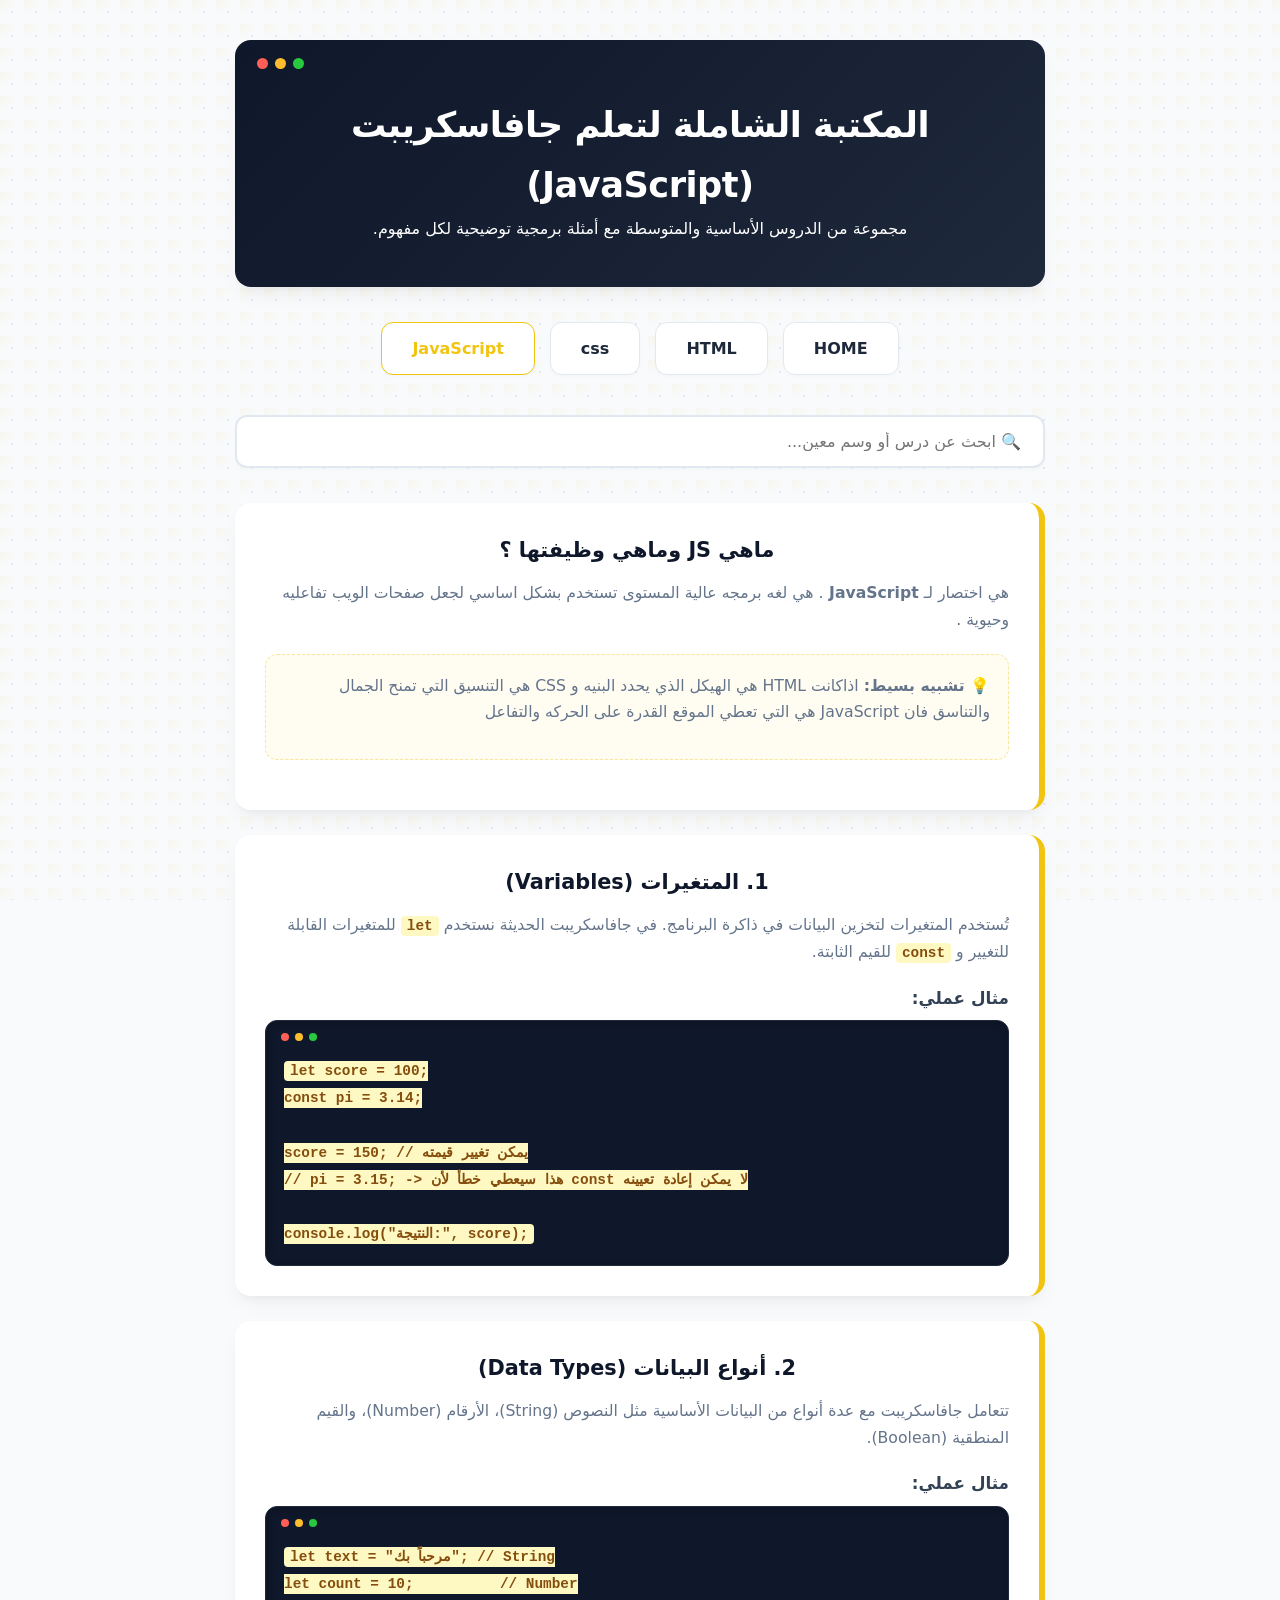
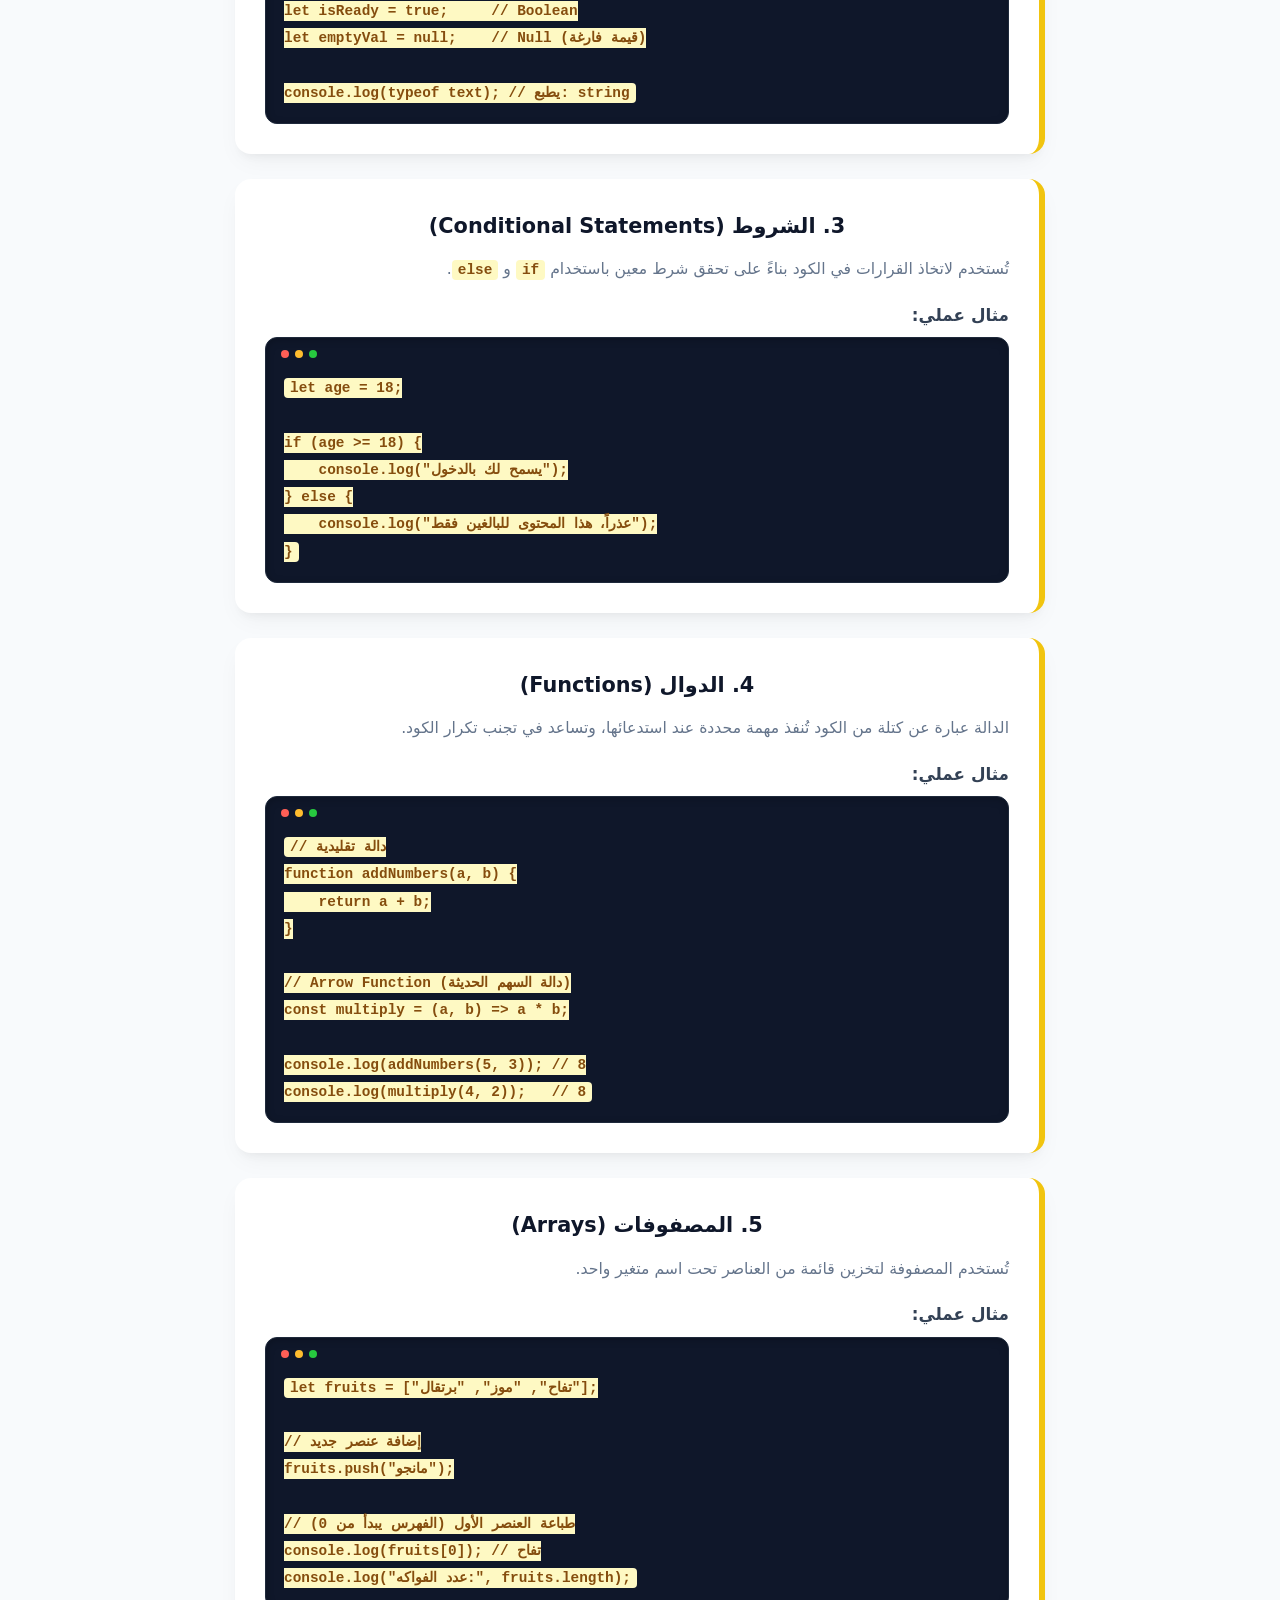
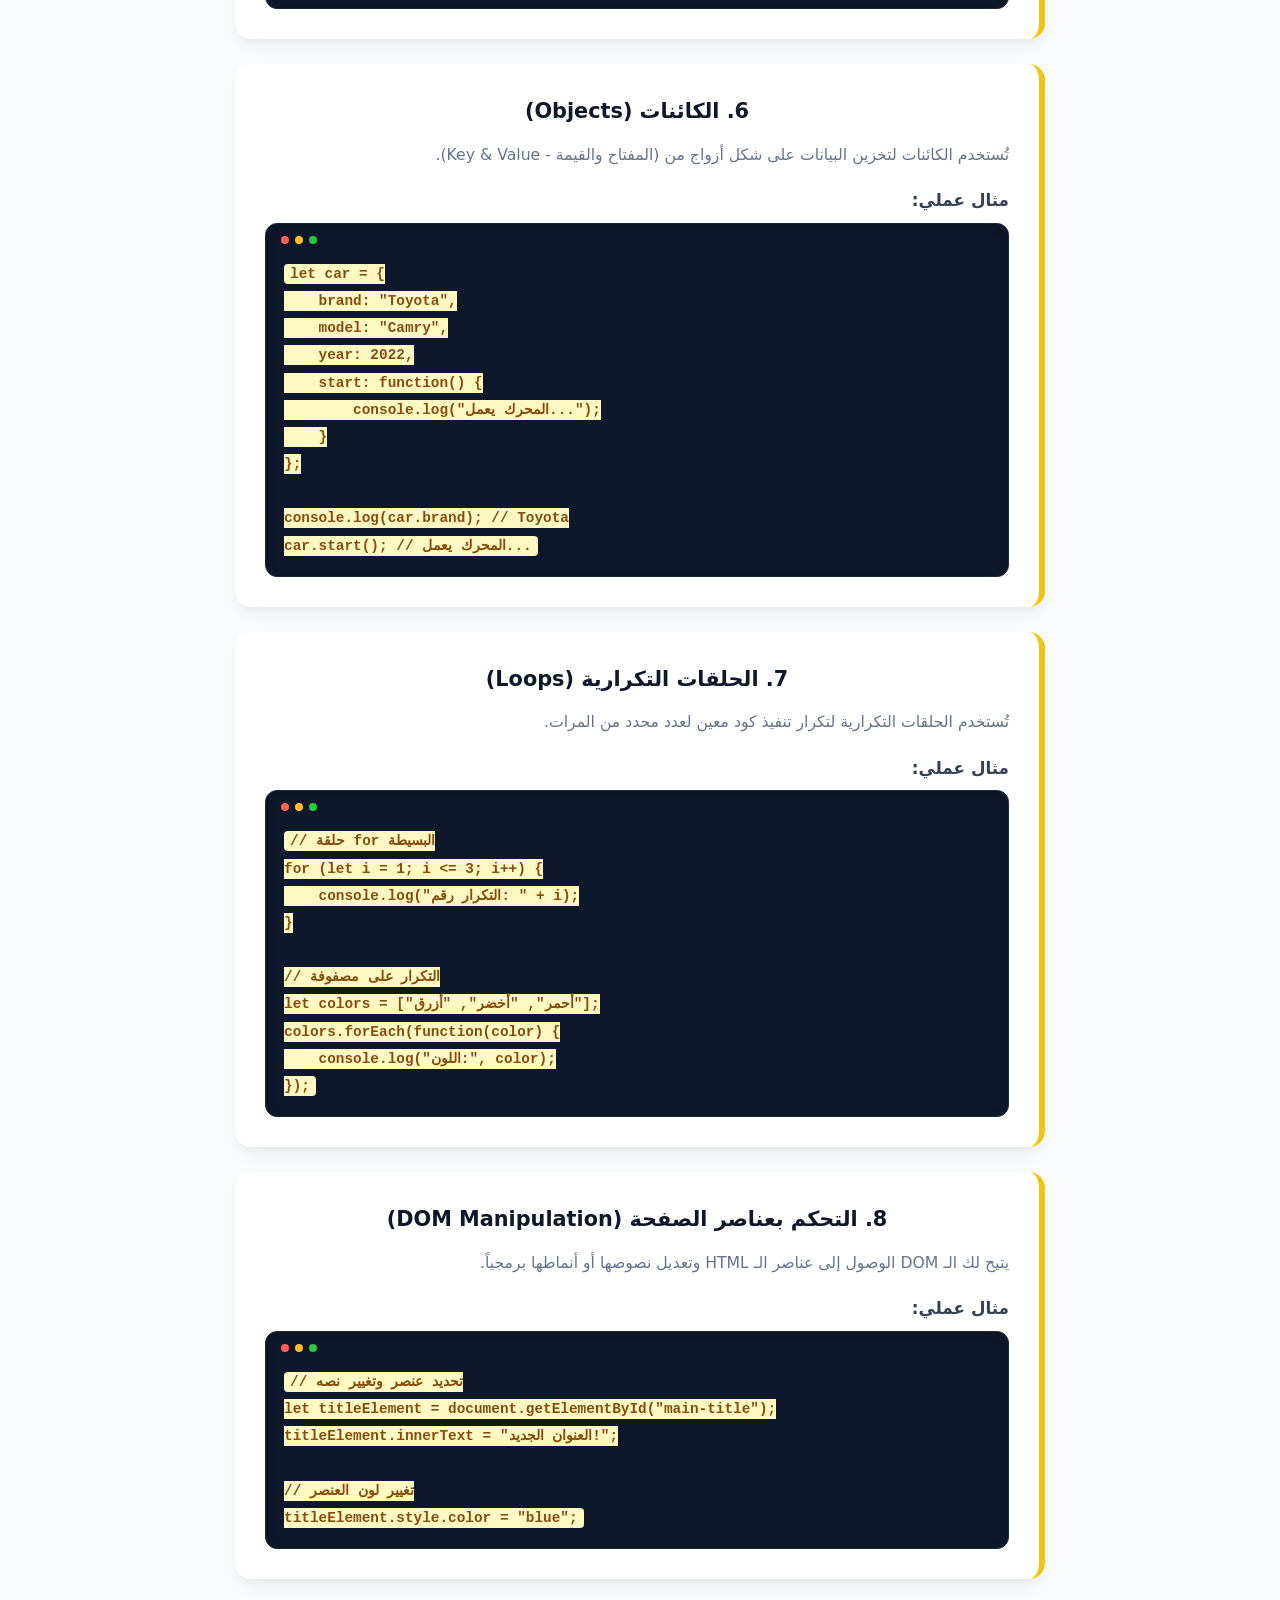
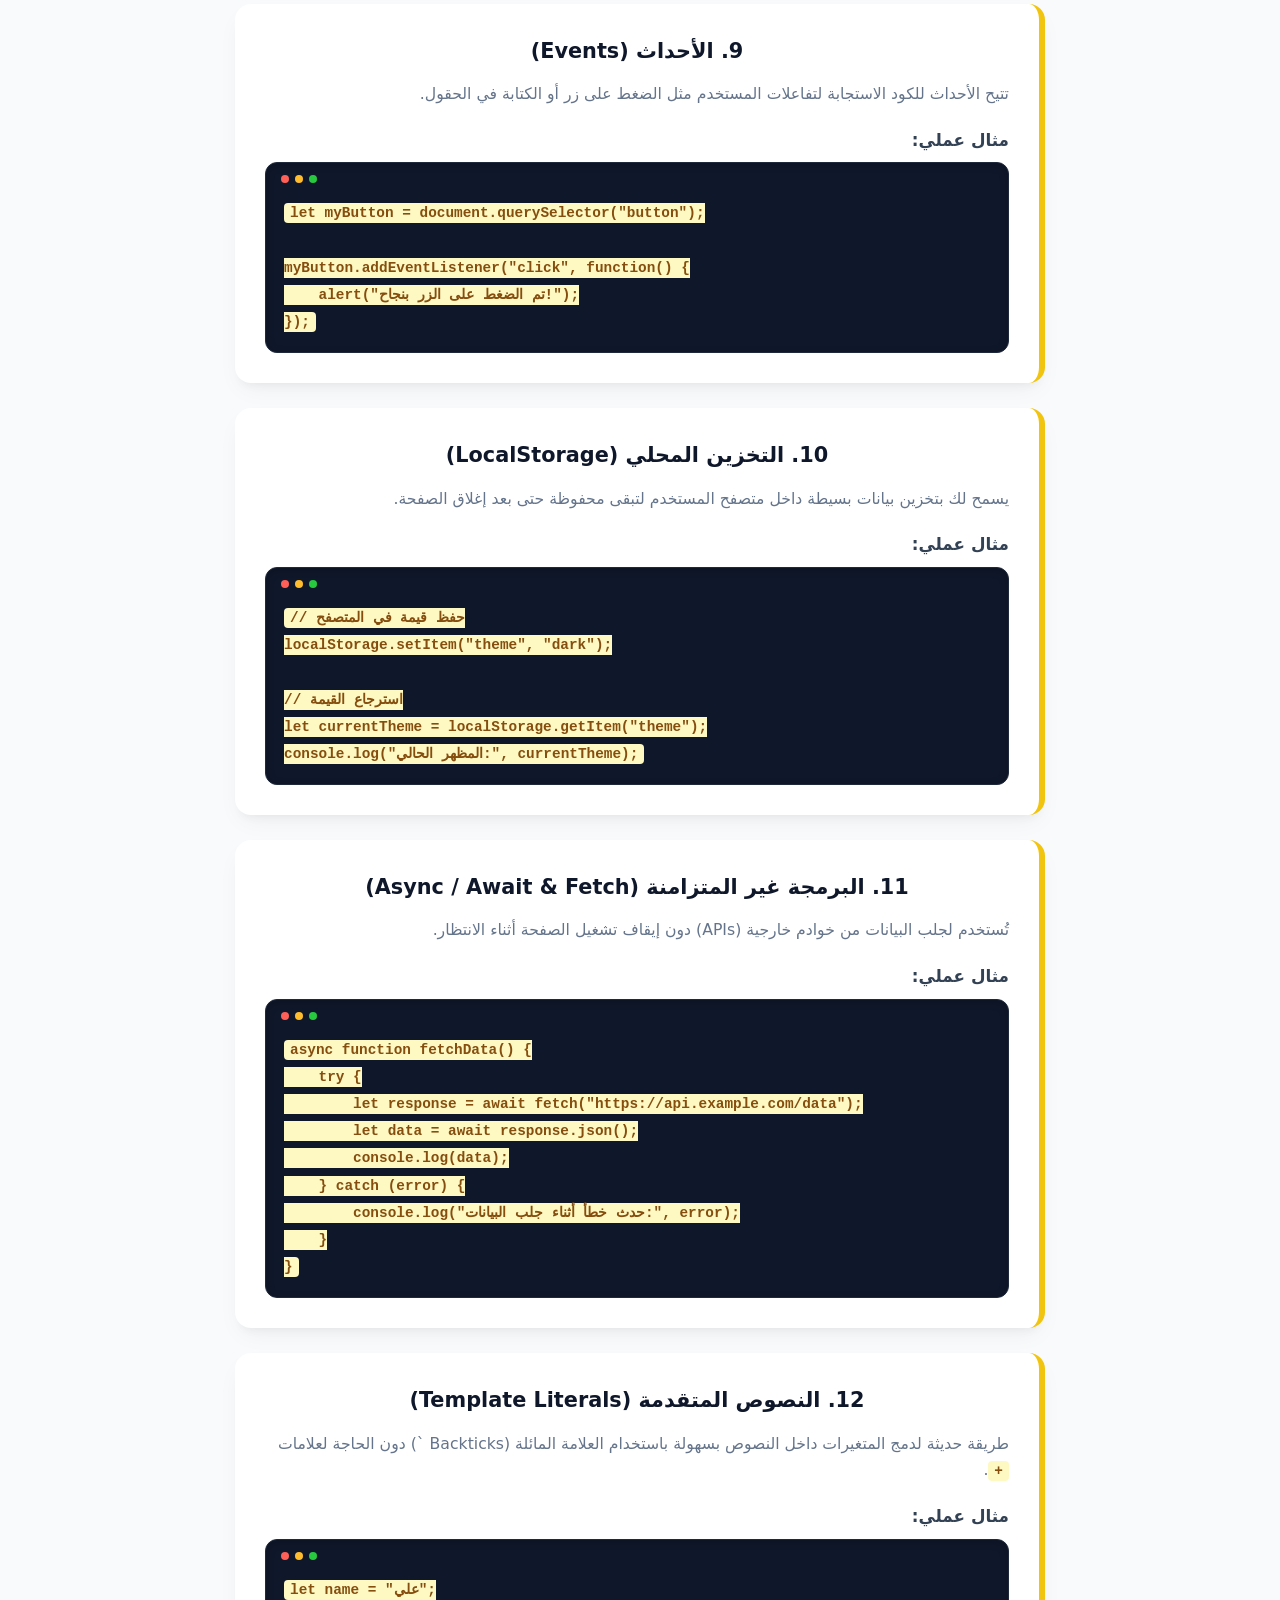
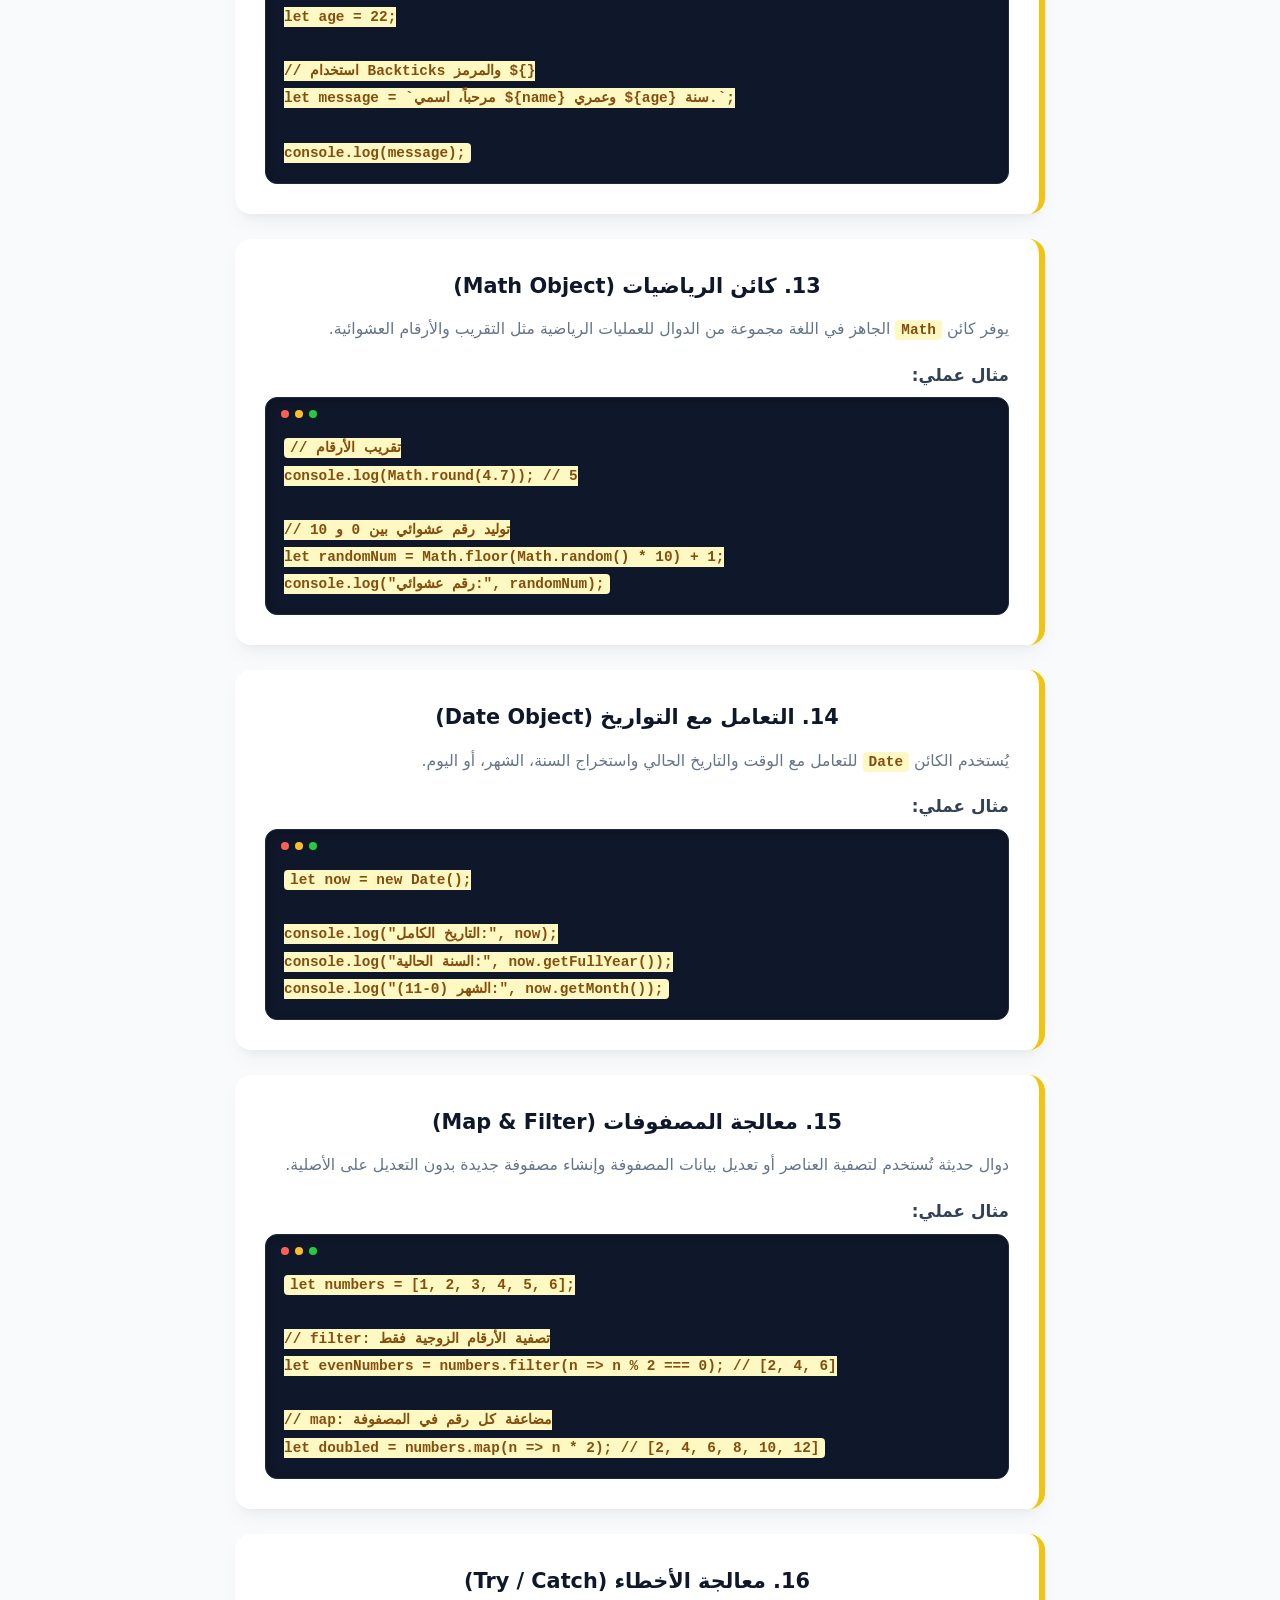
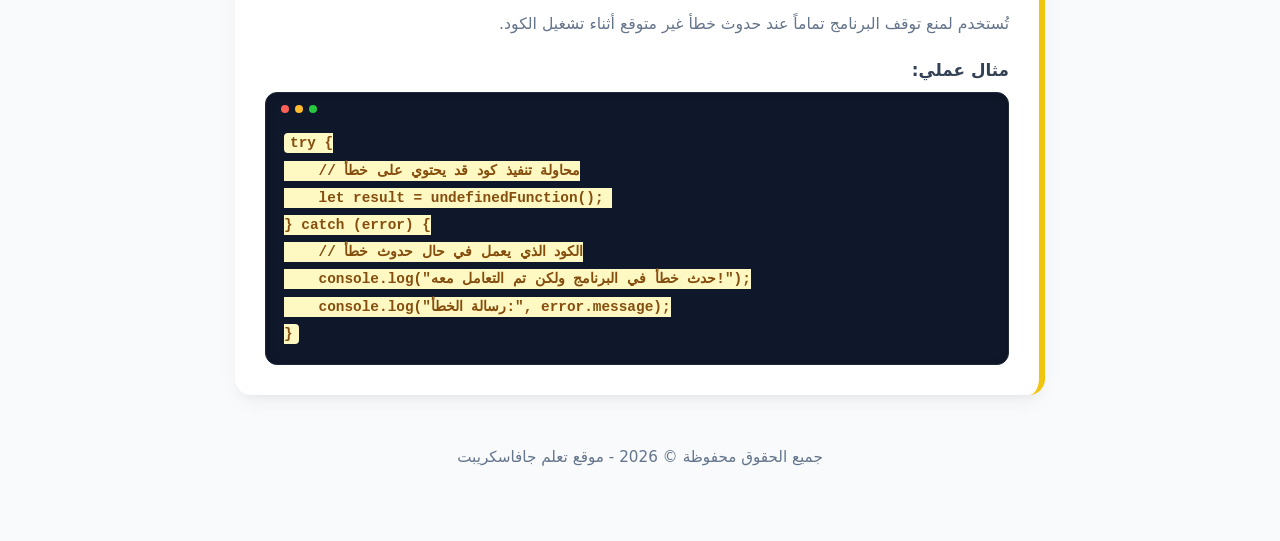
<file: index js.html>
<!DOCTYPE html>
<html lang="ar" dir="rtl">
<head>
    <meta charset="UTF-8">
    <meta name="viewport" content="width=device-width, initial-scale=1.0">
        <title>>مسار تعلم JavaScript - من الصفرإلى الاحتراف </title>
    <link rel="stylesheet" href="style.css"/>
</head>

<body id="js-page">

     <!-- الهيدر الرئيسي -->
    <header>
        <h1>المكتبة الشاملة لتعلم جافاسكريبت (JavaScript)</h1>
        <p>مجموعة من الدروس الأساسية والمتوسطة مع أمثلة برمجية توضيحية لكل مفهوم.</p>
    </header>

     <nav class="navbar">
        <a href="index.html" class="nav-btn">HOME</a>
        <a href="index html.html" class="nav-btn">HTML</a>
        <a href="index css.html"class="nav-btn">css</a>
       <a href="index js.html" class="nav-btn" style="color: var(--js-color); border-color: var(--js-color);">JavaScript</a>
 </nav>

     <!-- مربع البحث الذكي -->
<div class="search-box">
    <input type="text" id="search-input" placeholder="🔍 ابحث عن درس أو وسم معين...">
</div>



   <!-- وسم <main>: الحاوية الرئيسية للمحتوى الأساسي والفريد في الصفحة -->
    <main>

        <!-- بطاقة التعريف العامة -->
        <div class="card">
           <h2> ماهي JS  وماهي وظيفتها ؟</h2>
            <p>هي اختصار لـ <strong>  JavaScript </strong>. هي لغه برمجه عالية المستوى تستخدم بشكل اساسي لجعل صفحات الويب تفاعليه وحيوية .</p>
            <div class="analogy">
              <p>  <strong>💡 تشبيه بسيط:</strong> اذاكانت HTML هي الهيكل الذي يحدد البنيه و CSS هي التنسيق التي تمنح الجمال والتناسق فان JavaScript هي التي تعطي الموقع القدرة على الحركه والتفاعل </p>
              
            </div>
    
        </div>

        <!-- ==================== الدروس ==================== -->
        <!-- وسم <article>: عنصر دلالي يُستخدم لتمثيل جزء مستقل بذاته (مثل بطاقة أو مقال أو درس) -->
        <!-- class="card": كلاس تم إعداده لتنسيق البطاقات بسهولة لاحقاً باستخدام CSS -->

        <!-- الدرس 1 -->
        <article class="card">
            <!-- <h2>: عنوان فرعي من المستوى الثاني ويمثل عنوان الدرس -->
            <h2>1. المتغيرات (Variables)</h2>
            <p>تُستخدم المتغيرات لتخزين البيانات في ذاكرة البرنامج. في جافاسكريبت الحديثة نستخدم <code>let</code> للمتغيرات القابلة للتغيير و <code>const</code> للقيم الثابتة.</p>
            
            <h3>مثال عملي:</h3>
            <!-- <pre>: يُحافظ على تنسيق الأسطر والمسافات الكود كما كُتبت تماماً -->
            <!-- <code>: يوضح للمتصفح ومحركات البحث أن هذا النص هو كود برمجي -->
            <pre><code>let score = 100;
const pi = 3.14;

score = 150; // يمكن تغيير قيمته
// pi = 3.15; -> هذا سيعطي خطأ لأن const لا يمكن إعادة تعيينه

console.log("النتيجة:", score);</code></pre>
        </article>

        <!-- الدرس 2 -->
        <article class="card">
            <h2>2. أنواع البيانات (Data Types)</h2>
            <p>تتعامل جافاسكريبت مع عدة أنواع من البيانات الأساسية مثل النصوص (String)، الأرقام (Number)، والقيم المنطقية (Boolean).</p>
            <h3>مثال عملي:</h3>
            <pre><code>let text = "مرحباً بك"; // String
let count = 10;          // Number
let isReady = true;     // Boolean
let emptyVal = null;    // Null (قيمة فارغة)

console.log(typeof text); // يطبع: string</code></pre>
        </article>

        <!-- الدرس 3 -->
        <article class="card">
            <h2>3. الشروط (Conditional Statements)</h2>
            <p>تُستخدم لاتخاذ القرارات في الكود بناءً على تحقق شرط معين باستخدام <code>if</code> و <code>else</code>.</p>
            <h3>مثال عملي:</h3>
            <pre><code>let age = 18;

if (age >= 18) {
    console.log("يسمح لك بالدخول");
} else {
    console.log("عذراً، هذا المحتوى للبالغين فقط");
}</code></pre>
        </article>

        <!-- الدرس 4 -->
        <article class="card">
            <h2>4. الدوال (Functions)</h2>
            <p>الدالة عبارة عن كتلة من الكود تُنفذ مهمة محددة عند استدعائها، وتساعد في تجنب تكرار الكود.</p>
            <h3>مثال عملي:</h3>
            <pre><code>// دالة تقليدية
function addNumbers(a, b) {
    return a + b;
}

// Arrow Function (دالة السهم الحديثة)
const multiply = (a, b) => a * b;

console.log(addNumbers(5, 3)); // 8
console.log(multiply(4, 2));   // 8</code></pre>
        </article>

        <!-- الدرس 5 -->
        <article class="card">
            <h2>5. المصفوفات (Arrays)</h2>
            <p>تُستخدم المصفوفة لتخزين قائمة من العناصر تحت اسم متغير واحد.</p>
            <h3>مثال عملي:</h3>
            <pre><code>let fruits = ["تفاح", "موز", "برتقال"];

// إضافة عنصر جديد
fruits.push("مانجو");

// طباعة العنصر الأول (الفهرس يبدأ من 0)
console.log(fruits[0]); // تفاح
console.log("عدد الفواكه:", fruits.length);</code></pre>
        </article>

        <!-- الدرس 6 -->
        <article class="card">
            <h2>6. الكائنات (Objects)</h2>
            <p>تُستخدم الكائنات لتخزين البيانات على شكل أزواج من (المفتاح والقيمة - Key & Value).</p>
            <h3>مثال عملي:</h3>
            <pre><code>let car = {
    brand: "Toyota",
    model: "Camry",
    year: 2022,
    start: function() {
        console.log("المحرك يعمل...");
    }
};

console.log(car.brand); // Toyota
car.start(); // المحرك يعمل...</code></pre>
        </article>

        <!-- الدرس 7 -->
        <article class="card">
            <h2>7. الحلقات التكرارية (Loops)</h2>
            <p>تُستخدم الحلقات التكرارية لتكرار تنفيذ كود معين لعدد محدد من المرات.</p>
            <h3>مثال عملي:</h3>
            <pre><code>// حلقة for البسيطة
for (let i = 1; i <= 3; i++) {
    console.log("التكرار رقم: " + i);
}

// التكرار على مصفوفة
let colors = ["أحمر", "أخضر", "أزرق"];
colors.forEach(function(color) {
    console.log("اللون:", color);
});</code></pre>
        </article>

        <!-- الدرس 8 -->
        <article class="card">
            <h2>8. التحكم بعناصر الصفحة (DOM Manipulation)</h2>
            <p>يتيح لك الـ DOM الوصول إلى عناصر الـ HTML وتعديل نصوصها أو أنماطها برمجياً.</p>
            <h3>مثال عملي:</h3>
            <pre><code>// تحديد عنصر وتغيير نصه
let titleElement = document.getElementById("main-title");
titleElement.innerText = "العنوان الجديد!";

// تغيير لون العنصر
titleElement.style.color = "blue";</code></pre>
        </article>

        <!-- الدرس 9 -->
        <article class="card">
            <h2>9. الأحداث (Events)</h2>
            <p>تتيح الأحداث للكود الاستجابة لتفاعلات المستخدم مثل الضغط على زر أو الكتابة في الحقول.</p>
            <h3>مثال عملي:</h3>
            <pre><code>let myButton = document.querySelector("button");

myButton.addEventListener("click", function() {
    alert("تم الضغط على الزر بنجاح!");
});</code></pre>
        </article>

        <!-- الدرس 10 -->
        <article class="card">
            <h2>10. التخزين المحلي (LocalStorage)</h2>
            <p>يسمح لك بتخزين بيانات بسيطة داخل متصفح المستخدم لتبقى محفوظة حتى بعد إغلاق الصفحة.</p>
            <h3>مثال عملي:</h3>
            <pre><code>// حفظ قيمة في المتصفح
localStorage.setItem("theme", "dark");

// استرجاع القيمة
let currentTheme = localStorage.getItem("theme");
console.log("المظهر الحالي:", currentTheme);</code></pre>
        </article>

        <!-- الدرس 11 -->
        <article class="card">
            <h2>11. البرمجة غير المتزامنة (Async / Await & Fetch)</h2>
            <p>تُستخدم لجلب البيانات من خوادم خارجية (APIs) دون إيقاف تشغيل الصفحة أثناء الانتظار.</p>
            <h3>مثال عملي:</h3>
            <pre><code>async function fetchData() {
    try {
        let response = await fetch("https://api.example.com/data");
        let data = await response.json();
        console.log(data);
    } catch (error) {
        console.log("حدث خطأ أثناء جلب البيانات:", error);
    }
}</code></pre>
        </article>

        <!-- الدرس 12 (جديد): النصوص المتقدمة Template Literals -->
        <article class="card">
            <h2>12. النصوص المتقدمة (Template Literals)</h2>
            <p>طريقة حديثة لدمج المتغيرات داخل النصوص بسهولة باستخدام العلامة المائلة (Backticks `) دون الحاجة لعلامات <code>+</code>.</p>
            <h3>مثال عملي:</h3>
            <pre><code>let name = "علي";
let age = 22;

// استخدام Backticks والمرمز ${}
let message = `مرحباً، اسمي ${name} وعمري ${age} سنة.`;

console.log(message);</code></pre>
        </article>

        <!-- الدرس 13 (جديد): الرياضيات في جافاسكريبت Math Object -->
        <article class="card">
            <h2>13. كائن الرياضيات (Math Object)</h2>
            <p>يوفر كائن <code>Math</code> الجاهز في اللغة مجموعة من الدوال للعمليات الرياضية مثل التقريب والأرقام العشوائية.</p>
            <h3>مثال عملي:</h3>
            <pre><code>// تقريب الأرقام
console.log(Math.round(4.7)); // 5

// توليد رقم عشوائي بين 0 و 10
let randomNum = Math.floor(Math.random() * 10) + 1;
console.log("رقم عشوائي:", randomNum);</code></pre>
        </article>

        <!-- الدرس 14 (جديد): التعامل مع التواريخ Date Object -->
        <article class="card">
            <h2>14. التعامل مع التواريخ (Date Object)</h2>
            <p>يُستخدم الكائن <code>Date</code> للتعامل مع الوقت والتاريخ الحالي واستخراج السنة، الشهر، أو اليوم.</p>
            <h3>مثال عملي:</h3>
            <pre><code>let now = new Date();

console.log("التاريخ الكامل:", now);
console.log("السنة الحالية:", now.getFullYear());
console.log("الشهر (0-11):", now.getMonth());</code></pre>
        </article>

        <!-- الدرس 15 (جديد): دوال التحويل والمعالجة للمصفوفات Map & Filter -->
        <article class="card">
            <h2>15. معالجة المصفوفات (Map & Filter)</h2>
            <p>دوال حديثة تُستخدم لتصفية العناصر أو تعديل بيانات المصفوفة وإنشاء مصفوفة جديدة بدون التعديل على الأصلية.</p>
            <h3>مثال عملي:</h3>
            <pre><code>let numbers = [1, 2, 3, 4, 5, 6];

// filter: تصفية الأرقام الزوجية فقط
let evenNumbers = numbers.filter(n => n % 2 === 0); // [2, 4, 6]

// map: مضاعفة كل رقم في المصفوفة
let doubled = numbers.map(n => n * 2); // [2, 4, 6, 8, 10, 12]</code></pre>
        </article>

        <!-- الدرس 16 (جديد): إدارة الأخطاء Try / Catch -->
        <article class="card">
            <h2>16. معالجة الأخطاء (Try / Catch)</h2>
            <p>تُستخدم لمنع توقف البرنامج تماماً عند حدوث خطأ غير متوقع أثناء تشغيل الكود.</p>
            <h3>مثال عملي:</h3>
            <pre><code>try {
    // محاولة تنفيذ كود قد يحتوي على خطأ
    let result = undefinedFunction(); 
} catch (error) {
    // الكود الذي يعمل في حال حدوث خطأ
    console.log("حدث خطأ في البرنامج ولكن تم التعامل معه!");
    console.log("رسالة الخطأ:", error.message);
}</code></pre>
        </article>

    </main>

    <!-- وسم <footer>: الجزء السفلي للصفحة (التذييل)، يُستخدم لحقوق النشر أو الروابط الفرعية -->
    <footer>
        <p>جميع الحقوق محفوظة &copy; 2026 - موقع تعلم جافاسكريبت</p>
    </footer>



<!-- كود JavaScript لتفعيل البحث الفوري -->
<script>
    // 1. ربط عناصر الصفحة بالكود (مربع البحث وجميع البطاقات التعليمية)
    const searchInput = document.getElementById('search-input');
    const cards = document.querySelectorAll('.card');

    // 2. الاستماع لعملية الكتابة لحظة بلحظة (Input Event)
    searchInput.addEventListener('input', function() {
        // تحويل النص المكتوب إلى أحرف صغيرة لتجنب أي مشاكل في البحث
        const searchText = searchInput.value.toLowerCase(); 

        // 3. المرور على كل بطاقة وفحص محتواها النصي
        cards.forEach(card => {
            const cardContent = card.textContent.toLowerCase();

            // إذا كانت الكلمة المكتوبة موجودة داخل نص البطاقة، اظهرها، وإلا اخفها فوراً
            if (cardContent.includes(searchText)) {
                card.style.display = "block"; // إظهار البطاقة المتطابقة
            } else {
                card.style.display = "none";  // إخفاء البطاقة غير المتطابقة
            }
        });
    });
</script>
</body>
</html>
</file>
<file: style.css>
/* ==========================================================================
   1. المتغيرات العامة (CSS Variables) - لتسهيل التحكم بالموقع وتعديله مستقبلاً
   ========================================================================== */
:root {
    --bg-color: #f8fafc;         /* خلفية مريحة جداً للعين */
    --text-main: #1e293b;        /* لون النصوص الأساسية */
    --text-muted: #64748b;       /* لون النصوص الفرعية والشروحات */
    --header-gradient: linear-gradient(135deg, #0f172a, #1e293b); /* تدرج لوني فخم للهيدر */
    --card-bg: #ffffff;
    
    /* ظلال ناعمة ومتدرجة تعطي بعداً ثلاثي الأبعاد احترافي */
    --shadow-sm: 0 2px 4px rgba(0, 0, 0, 0.02);
    --shadow-md: 0 10px 25px -5px rgba(0, 0, 0, 0.05), 0 8px 10px -6px rgba(0, 0, 0, 0.05);
    --shadow-hover: 0 20px 25px -5px rgba(0, 0, 0, 0.1), 0 10px 10px -6px rgba(0, 0, 0, 0.04);
    
    /* الألوان الرسمية للغات البرمجية عالمياً */
    --html-color: #e67e22;       /* البرتقالي لـ HTML */
    --css-color: #2980b9;        /* الأزرق لـ CSS */
    --js-color: #f1c40f;         /* الأصفر لـ JavaScript */
    --home-color: #980746;       /* اللون الأحمر الحيوي والمناسب لـ HOME */
}

/* ==========================================================================
   2. تصفير الإعدادات الافتراضية وضبط الخطوط والخلفية البرمجية
   ========================================================================== */
* {
    box-sizing: border-box;
    margin: 0;
    padding: 0;
    font-family: 'Segoe UI', system-ui, -apple-system, sans-serif;
}

body {
    background-color: var(--bg-color);
    /* نمط شبكة النقاط البرمجية المقتبس من محررات الأكواد الحديثة */
    background-image: radial-gradient(#e2e8f0 1.5px, transparent 1.5px);
    background-size: 24px 24px;
    color: var(--text-main);
    padding: 40px 20px;
    max-width: 850px; 
    margin: 0 auto;
    line-height: 1.7;
    position: relative;
    background-attachment: fixed; /* ثبات الشبكة أثناء التمرير لشعور أكثر احترافية */
}

/* طابع خاص لكل صفحة عبر توهج خلفي ناعم في زاوية الشاشة يعكس هوية اللغة */
#html-page {
    background-image: 
        radial-gradient(circle at top left, rgba(230, 126, 34, 0.04) 0%, transparent 50%),
        radial-gradient(#e2e8f0 1.5px, transparent 1.5px);
}
#css-page {
    background-image: 
        radial-gradient(circle at top left, rgba(41, 128, 185, 0.04) 0%, transparent 50%),
        radial-gradient(#e2e8f0 1.5px, transparent 1.5px);
}
#js-page {
    background-image: 
        radial-gradient(circle at top left, rgba(241, 196, 15, 0.06) 0%, transparent 50%),
        radial-gradient(#e2e8f0 1.5px, transparent 1.5px);
}

/* ==========================================================================
   3. تنسيق الهيدر الاحترافي بطابع محاكي محرر الأكواد (IDE Window)
   ========================================================================== */
header {
    position: relative;
    background: var(--header-gradient);
    color: white;
    padding: 55px 20px 45px 20px; /* زيادة الحشو العلوي لترك مساحة للأزرار */
    text-align: center;
    border-radius: 16px;
    box-shadow: var(--shadow-md);
    margin-bottom: 35px;
}

/* إضافة أزرار النافذة البرمجية الثلاثية أعلى الهيدر (أحمر، أصفر، أخضر) */
header::before {
    content: "";
    position: absolute;
    top: 18px;
    left: 22px;
    width: 11px;
    height: 11px;
    border-radius: 50%;
    background-color: #ff5f56; /* زر الإغلاق */
    box-shadow: 18px 0 0 #ffbd2e, 36px 0 0 #27c93f; /* أزرار التكبير والتصغير */
}

header h1 {
    font-size: 2.2rem;
    font-weight: 800;
    letter-spacing: -0.5px;
}

/* العناوين الفرعية وتوسيطها */
h2 {
    text-align: center;
    color: var(--text-muted);
    font-size: 1.15rem;
    font-weight: 500;
    max-width: 600px;
    margin: 0 auto 12px auto;
}

h2:last-of-type {
    margin-bottom: 40px; 
}

/* ==========================================================================
   4. شريط التنقل المتطور (Navbar)
   ========================================================================== */
.navbar {
    display: flex;
    justify-content: center;
    gap: 15px;
    margin-bottom: 40px;
}

.nav-btn {
    background-color: var(--card-bg);
    color: var(--text-main);
    text-decoration: none;
    padding: 12px 30px;
    border-radius: 12px;
    font-weight: 600;
    box-shadow: var(--shadow-sm);
    border: 1px solid #e2e8f0;
    transition: all 0.3s cubic-bezier(0.4, 0, 0.2, 1); 
}

.nav-btn:hover {
    transform: translateY(-3px);
    box-shadow: var(--shadow-md);
}
.nav-btn[href*="html"]:hover { color: var(--html-color); border-color: var(--html-color); }
.nav-btn[href*="css"]:hover { color: var(--css-color); border-color: var(--css-color); }
.nav-bt[href*="js"]:hover { color: var(--js-color); border-color: var(--js-color); }
.nav-btn[href*="home"]:hover { color: var(--home-color); border-color: var(--home-color); }

/* ==========================================================================
   5. بطاقات الدروس المتقدمة (Card Sections)
   ========================================================================== */
.card-section {
    background-color: var(--card-bg);
    padding: 35px;
    border-radius: 16px;
    box-shadow: var(--shadow-md);
    margin-bottom: 25px; 
    position: relative;
    overflow: hidden;
    transition: all 0.3s cubic-bezier(0.4, 0, 0.2, 1);
    border-right: 6px solid #cbd5e1; 
}

.card-section:hover {
    transform: translateY(-5px);
    box-shadow: var(--shadow-hover);
}

.card-section:nth-of-type(1) { border-right-color: var(--html-color); }
.card-section:nth-of-type(2) { border-right-color: var(--css-color); }
.card-section:nth-of-type(3) { border-right-color: var(--js-color); }

.card-section h3 {
    color: #0f172a;
    font-size: 1.4rem;
    margin-bottom: 12px;
    font-weight: 700;
}

.card-section p {
    color: var(--text-muted);
    font-size: 1rem;
    margin-bottom: 25px;
}

.card-section a {
    display: inline-block;
    text-decoration: none;
    font-weight: 700;
    font-size: 0.95rem;
    padding: 10px 20px;
    border-radius: 8px;
    transition: all 0.2s ease;
}

.card-section:nth-of-type(1) a { color: var(--html-color); background: rgba(230, 126, 34, 0.08); }
.card-section:nth-of-type(2) a { color: var(--css-color); background: rgba(41, 128, 185, 0.08); }
.card-section:nth-of-type(3) a { color: var(--js-color); background: rgba(241, 196, 15, 0.12); }

.card-section a:hover {
    filter: brightness(0.9);
    padding-left: 25px; 
}

/* ==========================================================================
   6. تنسيق مربع البحث التفاعلي 
   ========================================================================== */
.search-box {
    margin-bottom: 35px;
    width: 100%;
}

#search-input {
    width: 100%;
    padding: 15px 22px;
    border-radius: 12px;
    border: 2px solid #e2e8f0;
    background-color: var(--card-bg);
    color: var(--text-main);
    font-size: 1rem;
    font-weight: 500;
    box-shadow: var(--shadow-sm);
    transition: all 0.3s cubic-bezier(0.4, 0, 0.2, 1); 
}

#html-page #search-input:focus {
    outline: none;
    border-color: var(--html-color);
    box-shadow: var(--shadow-md), 0 0 0 4px rgba(230, 126, 34, 0.15);
}
#css-page #search-input:focus {
    outline: none;
    border-color: var(--css-color);
    box-shadow: var(--shadow-md), 0 0 0 4px rgba(41, 128, 185, 0.15);
}
#js-page #search-input:focus,
#search-input:focus {
    outline: none;
    border-color: var(--js-color);
    box-shadow: var(--shadow-md), 0 0 0 4px rgba(241, 196, 15, 0.2);
}

/* ==========================================================================
   7. التنسيقات الخاصة بصفحة الـ HTML فقط (#html-page)
   ========================================================================== */
#html-page .lesson-title {
    color: var(--text-main);
    font-size: 1.4rem;
    font-weight: 700;
    margin: 45px 0 20px 0;
    position: relative;
    padding-right: 15px;
    text-align: right; 
}

#html-page .lesson-title::before {
    content: "";
    position: absolute;
    right: 0;
    top: 50%;
    transform: translateY(-50%);
    width: 5px;
    height: 70%;
    background-color: var(--html-color);
    border-radius: 4px;
}

#html-page .card {
    background-color: var(--card-bg);
    padding: 30px;
    border-radius: 16px;
    box-shadow: var(--shadow-md);
    margin-bottom: 25px;
    border-right: 6px solid var(--html-color); 
    transition: all 0.3s cubic-bezier(0.4, 0, 0.2, 1);
}

#html-page .card:hover {
    transform: translateY(-4px);
    box-shadow: var(--shadow-hover);
}

#html-page .card h3 {
    color: #0f172a;
    font-size: 1.25rem;
    margin-bottom: 12px;
    font-weight: 700;
}

#html-page .card p {
    color: var(--text-muted);
    font-size: 0.98rem;
    margin-bottom: 15px;
}
#html-page .card p:last-of-type {
    margin-bottom: 0; 
}

#html-page .analogy {
    background-color: rgba(230, 126, 34, 0.04); 
    border: 1px dashed rgba(230, 126, 34, 0.3);
    padding: 18px;
    border-radius: 12px;
    margin: 20px 0;
    color: #7e5109; 
    font-size: 0.95rem;
}

#html-page .code-box-title {
    display: inline-block;
    font-size: 0.85rem;
    color: var(--html-color);
    background-color: rgba(230, 126, 34, 0.08);
    padding: 4px 12px;
    border-radius: 6px;
    font-weight: 600;
    margin-bottom: 8px;
    margin-top: 15px;
}

#html-page pre {
    position: relative;
    background-color: #0f172a; 
    padding: 35px 18px 18px 18px; 
    border-radius: 12px;
    direction: ltr; 
    text-align: left;
    overflow-x: auto; 
    box-shadow: inset 0 2px 8px rgba(0, 0, 0, 0.2);
    border: 1px solid #1e293b;
}

#html-page pre::before {
    content: "";
    position: absolute;
    top: 12px;
    left: 15px;
    width: 8px;
    height: 8px;
    border-radius: 50%;
    background-color: #ff5f56;
    box-shadow: 14px 0 0 #ffbd2e, 28px 0 0 #27c93f;
}

#html-page pre code {
    font-family: 'Consolas', 'Courier New', monospace;
    color: #e2e8f0;
    font-size: 0.92rem;
    line-height: 1.5;
}

#html-page .card code {
    font-family: 'Consolas', monospace;
    background-color: #f1f5f9;
    color: #e67e22;
    padding: 2px 6px;
    border-radius: 4px;
    font-size: 0.9rem;
    font-weight: 600;
}

#html-page footer {
    text-align: center;
    margin-top: 50px;
    padding-bottom: 30px;
}

#html-page footer hr {
    border: 0;
    height: 1px;
    background: linear-gradient(to left, transparent, #cbd5e1, transparent);
    margin-bottom: 20px;
}

#html-page footer p {
    color: var(--text-muted);
    font-size: 0.95rem;
    max-width: 500px;
    margin: 0 auto;
}

/* ==========================================================================
   8. التنسيقات الخاصة بصفحة الـ CSS فقط (#css-page)
   ========================================================================== */
#css-page .lesson-title {
    color: var(--text-main);
    font-size: 1.4rem;
    font-weight: 700;
    margin: 45px 0 20px 0;
    position: relative;
    padding-right: 15px;
    text-align: right; 
}

#css-page .lesson-title::before {
    content: "";
    position: absolute;
    right: 0;
    top: 50%;
    transform: translateY(-50%);
    width: 5px;
    height: 70%;
    background-color: var(--css-color); /* التوهج الأزرق للـ CSS */
    border-radius: 4px;
}

#css-page .card {
    background-color: var(--card-bg);
    padding: 30px;
    border-radius: 16px;
    box-shadow: var(--shadow-md);
    margin-bottom: 25px;
    border-right: 6px solid var(--css-color); /* حافة البطاقة زرقاء احترافية */
    transition: all 0.3s cubic-bezier(0.4, 0, 0.2, 1);
}

#css-page .card:hover {
    transform: translateY(-4px);
    box-shadow: var(--shadow-hover);
}

#css-page .card h3 {
    color: #0f172a;
    font-size: 1.25rem;
    margin-bottom: 12px;
    font-weight: 700;
}

#css-page .card p {
    color: var(--text-muted);
    font-size: 0.98rem;
    margin-bottom: 15px;
}
#css-page .card p:last-of-type {
    margin-bottom: 0; 
}

#css-page .analogy {
    background-color: rgba(41, 128, 185, 0.04); /* خلفية زرقاء ناعمة متناسقة */
    border: 1px dashed rgba(41, 128, 185, 0.3);
    padding: 18px;
    border-radius: 12px;
    margin: 20px 0;
    color: #1b4f72; /* لون نص كحلي داكن وواضح مريح للقراءة */
    font-size: 0.95rem;
}

#css-page .code-box-title {
    display: inline-block;
    font-size: 0.85rem;
    color: var(--css-color);
    background-color: rgba(41, 128, 185, 0.08);
    padding: 4px 12px;
    border-radius: 6px;
    font-weight: 600;
    margin-bottom: 8px;
    margin-top: 15px;
}

#css-page pre {
    position: relative;
    background-color: #0f172a; 
    padding: 35px 18px 18px 18px; 
    border-radius: 12px;
    direction: ltr; 
    text-align: left;
    overflow-x: auto; 
    box-shadow: inset 0 2px 8px rgba(0, 0, 0, 0.2);
    border: 1px solid #1e293b;
}

#css-page pre::before {
    content: "";
    position: absolute;
    top: 12px;
    left: 15px;
    width: 8px;
    height: 8px;
    border-radius: 50%;
    background-color: #ff5f56;
    box-shadow: 14px 0 0 #ffbd2e, 28px 0 0 #27c93f;
}

#css-page pre code {
    font-family: 'Consolas', 'Courier New', monospace;
    color: #e2e8f0;
    font-size: 0.92rem;
    line-height: 1.5;
}

#css-page .card code {
    font-family: 'Consolas', monospace;
    background-color: #f1f5f9;
    color: var(--css-color); /* تلوين الأكواد المضمنة بالنص باللون الأزرق */
    padding: 2px 6px;
    border-radius: 4px;
    font-size: 0.9rem;
    font-weight: 600;
}

#css-page footer {
    text-align: center;
    margin-top: 50px;
    padding-bottom: 30px;
}

#css-page footer hr {
    border: 0;
    height: 1px;
    background: linear-gradient(to left, transparent, #cbd5e1, transparent);
    margin-bottom: 20px;
}

#css-page footer p {
    color: var(--text-muted);
    font-size: 0.95rem;
    max-width: 500px;
    margin: 0 auto;
}

/* ==========================================================================
   9. [جديد] التنسيقات الخاصة بصفحة الـ JavaScript (#js-page والبطاقات العامة)
   ========================================================================== */
#js-page .lesson-title,
.lesson-title {
    color: var(--text-main);
    font-size: 1.4rem;
    font-weight: 700;
    margin: 45px 0 20px 0;
    position: relative;
    padding-right: 15px;
    text-align: right; 
}

#js-page .lesson-title::before,
.lesson-title::before {
    content: "";
    position: absolute;
    right: 0;
    top: 50%;
    transform: translateY(-50%);
    width: 5px;
    height: 70%;
    background-color: var(--js-color); /* التوهج الأصفر للجافاسكريبت */
    border-radius: 4px;
}

#js-page .card,
.card {
    background-color: var(--card-bg);
    padding: 30px;
    border-radius: 16px;
    box-shadow: var(--shadow-md);
    margin-bottom: 25px;
    border-right: 6px solid var(--js-color); /* حافة البطاقة صفراء احترافية */
    transition: all 0.3s cubic-bezier(0.4, 0, 0.2, 1);
}

#js-page .card:hover,
.card:hover {
    transform: translateY(-4px);
    box-shadow: var(--shadow-hover);
}

#js-page .card h2,
.card h2 {
    color: #0f172a;
    font-size: 1.3rem;
    margin-bottom: 12px;
    font-weight: 700;
}

#js-page .card h3,
.card h3 {
    color: #334155;
    font-size: 1.05rem;
    margin: 18px 0 8px 0;
    font-weight: 600;
}

#js-page .card p,
.card p {
    color: var(--text-muted);
    font-size: 0.98rem;
    margin-bottom: 15px;
}

#js-page .analogy,
.analogy {
    background-color: rgba(241, 196, 15, 0.05); /* خلفية صفراء ناعمة */
    border: 1px dashed rgba(241, 196, 15, 0.4);
    padding: 18px;
    border-radius: 12px;
    margin: 20px 0;
    color: #7d6608; /* نص ذهبي داكن واضح للمبتدئين */
    font-size: 0.95rem;
}

#js-page .code-box-title,
.code-box-title {
    display: inline-block;
    font-size: 0.85rem;
    color: #b7950b;
    background-color: rgba(241, 196, 15, 0.12);
    padding: 4px 12px;
    border-radius: 6px;
    font-weight: 600;
    margin-bottom: 8px;
    margin-top: 15px;
}

#js-page pre,
pre {
    position: relative;
    background-color: #0f172a; 
    padding: 35px 18px 18px 18px; 
    border-radius: 12px;
    direction: ltr; 
    text-align: left;
    overflow-x: auto; 
    box-shadow: inset 0 2px 8px rgba(0, 0, 0, 0.2);
    border: 1px solid #1e293b;
}

#js-page pre::before,
pre::before {
    content: "";
    position: absolute;
    top: 12px;
    left: 15px;
    width: 8px;
    height: 8px;
    border-radius: 50%;
    background-color: #ff5f56;
    box-shadow: 14px 0 0 #ffbd2e, 28px 0 0 #27c93f;
}

#js-page pre code,
pre code {
    font-family: 'Consolas', 'Courier New', monospace;
    color: #e2e8f0;
    font-size: 0.92rem;
    line-height: 1.5;
}

#js-page .card code,
.card code {
    font-family: 'Consolas', monospace;
    background-color: #fef9c3; /* خلفية صفراء فاتحة للأكواد الصغيرة في الشرح */
    color: #854d0e;
    padding: 2px 6px;
    border-radius: 4px;
    font-size: 0.9rem;
    font-weight: 600;
}

footer {
    text-align: center;
    margin-top: 50px;
    padding-bottom: 30px;
}

footer hr {
    border: 0;
    height: 1px;
    background: linear-gradient(to left, transparent, #cbd5e1, transparent);
    margin-bottom: 20px;
}

footer p {
    color: var(--text-muted);
    font-size: 0.95rem;
    max-width: 500px;
    margin: 0 auto;
}

/* ====================================================================================
   10. أكواد التجاوب وضبط الشاشات الصغيرة (Responsive Design)
   ========================================================================== */
@media (max-width: 768px) {
    body {
        padding: 20px 12px;
        background-size: 18px 18px; /* تصغير حجم نقاط الشبكة على الهواتف */
    }
    header {
        padding: 45px 15px 30px 15px;
        margin-bottom: 25px;
    }
    header::before {
        top: 14px;
        left: 15px; /* إزاحة خفيفة للأزرار البرمجية لتناسب الهواتف */
    }
    header h1 {
        font-size: 1.7rem;
    }
    .navbar {
        flex-wrap: wrap;
        gap: 10px;
        margin-bottom: 30px;
    }
    .nav-btn {
        padding: 10px 20px;
        font-size: 0.9rem;
        flex: 1 1 calc(33.333% - 10px);
        text-align: center;
        min-width: 80px;
    }
    #html-page .card,
    #css-page .card,
    #js-page .card,
    .card {
        padding: 20px;
        margin-bottom: 20px;
        border-right-width: 5px;
    }
    #html-page .card h3,
    #css-page .card h3,
    #js-page .card h2,
    .card h2 {
        font-size: 1.15rem;
    }
    #html-page .analogy,
    #css-page .analogy,
    #js-page .analogy,
    .analogy {
        padding: 14px;
        font-size: 0.9rem;
    }
    #html-page pre code,
    #css-page pre code,
    #js-page pre code,
    pre code {
        font-size: 0.85rem;
    }
}
</file>
